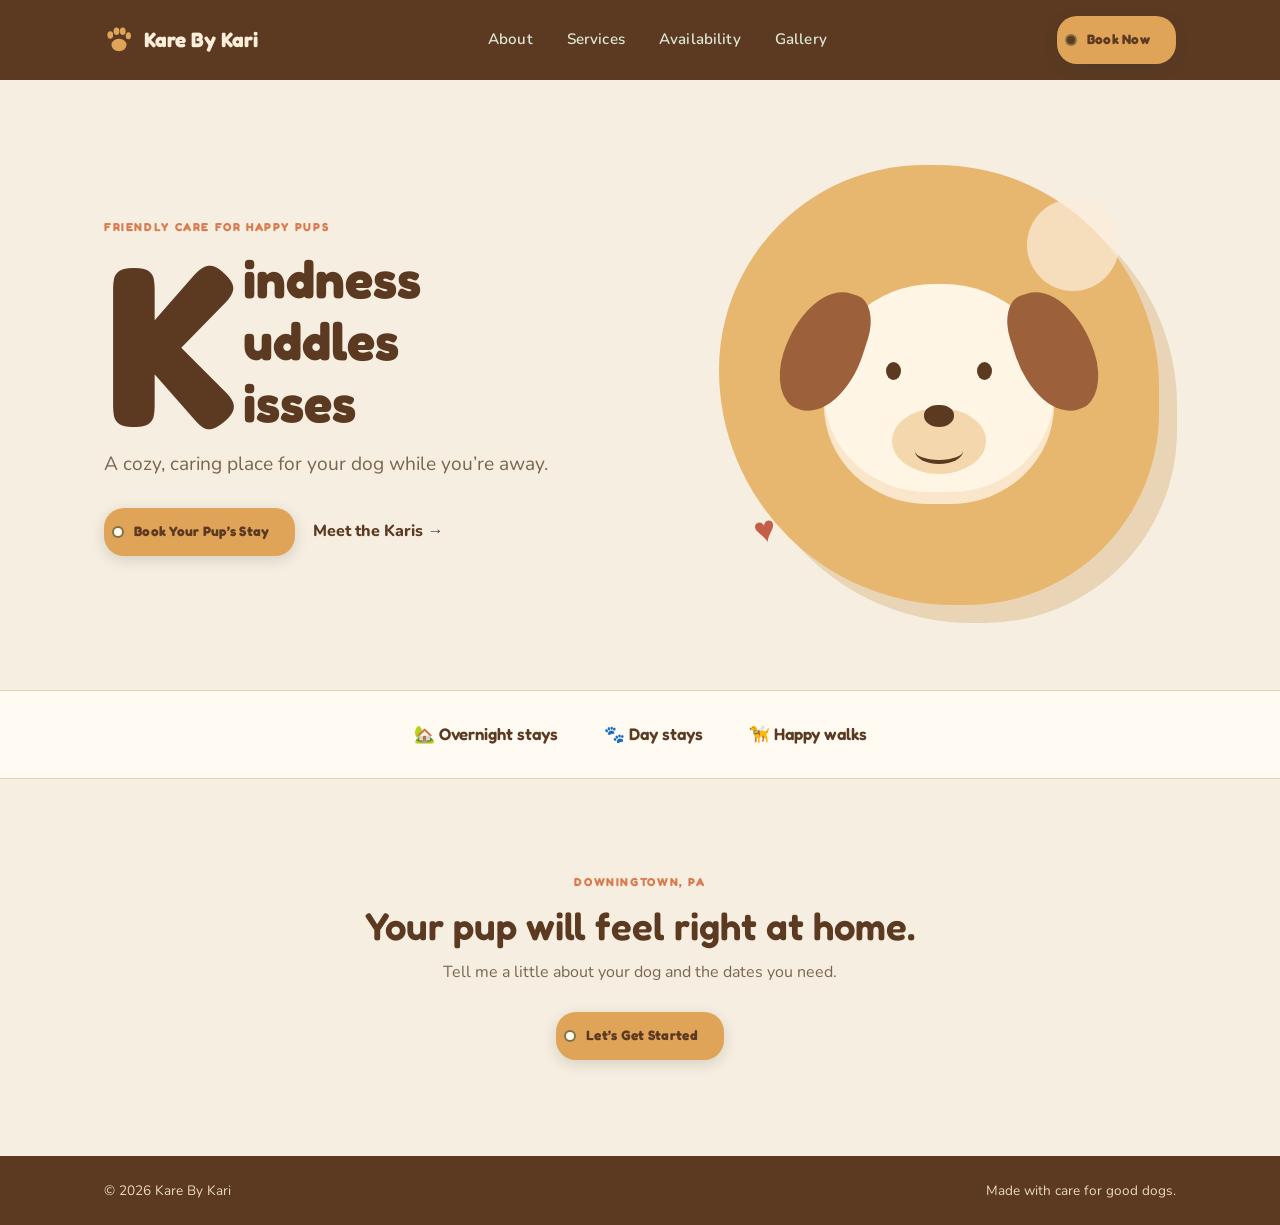
<file: index.html>
<!DOCTYPE html>
<html lang="en">
<head>
<meta charset="UTF-8">
<meta name="viewport" content="width=device-width, initial-scale=1.0">
<title>Kare By Kari — Loving Dog Care</title>
<meta name="description" content="Friendly, one-on-one dog care in Downingtown, PA.">
<link rel="stylesheet" href="assets/style.css">
</head>
<body>

<header class="site-header">
  <nav class="nav">
    <a href="index.html" class="brand">
      <svg viewBox="0 0 24 24" fill="currentColor" aria-hidden="true"><ellipse cx="12" cy="16" rx="6" ry="5"/><ellipse cx="5" cy="8" rx="2.3" ry="3"/><ellipse cx="10" cy="5" rx="2.3" ry="3"/><ellipse cx="15" cy="5" rx="2.3" ry="3"/><ellipse cx="19.5" cy="8.5" rx="2.1" ry="2.8"/></svg>
      Kare By Kari
    </a>
    <ul class="nav-links">
      <li><a href="about.html">About</a></li>
      <li><a href="pricing.html">Services</a></li>
      <li><a href="availability.html">Availability</a></li>
      <li><a href="gallery.html">Gallery</a></li>
    </ul>
    <div class="nav-cta">
      <a href="book.html" class="btn-tag on-pine"><span class="btn-tag-text">Book Now</span></a>
      <button class="nav-toggle" aria-label="Toggle menu" aria-expanded="false">
        <svg viewBox="0 0 24 24" fill="none" stroke="currentColor" stroke-width="2" aria-hidden="true"><path d="M3 6h18M3 12h18M3 18h18"/></svg>
      </button>
    </div>
  </nav>
</header>

<main class="simple-home">
  <section class="simple-hero wrap">
    <div class="simple-hero-copy">
      <span class="eyebrow">Friendly care for happy pups</span>
      <h1 class="kare-values" aria-label="Kindness, cuddles, and kisses">
        <span class="kare-values-letter" aria-hidden="true">K</span>
        <span class="kare-values-words">
          <span>indness</span>
          <span>uddles</span>
          <span>isses</span>
        </span>
      </h1>
      <p class="lede">A cozy, caring place for your dog while you’re away.</p>
      <div class="hero-actions">
        <a href="book.html" class="btn-tag">Book Your Pup’s Stay</a>
        <a href="about.html" class="simple-link">Meet the Karis <span aria-hidden="true">→</span></a>
      </div>
    </div>

    <div class="happy-dog-art" aria-label="A happy dog waiting to welcome your pup" role="img">
      <div class="sun-spot"></div>
      <div class="dog-face">
        <span class="dog-ear dog-ear--left"></span>
        <span class="dog-ear dog-ear--right"></span>
        <span class="dog-eye dog-eye--left"></span>
        <span class="dog-eye dog-eye--right"></span>
        <span class="dog-muzzle"></span>
        <span class="dog-nose"></span>
        <span class="dog-smile"></span>
      </div>
      <span class="little-heart">♥</span>
    </div>
  </section>

  <section class="simple-services" aria-label="Services">
    <div class="wrap service-pills">
      <span>🏡 Overnight stays</span>
      <span>🐾 Day stays</span>
      <span>🦮 Happy walks</span>
    </div>
  </section>

  <section class="simple-cta wrap">
    <span class="eyebrow">Downingtown, PA</span>
    <h2>Your pup will feel right at home.</h2>
    <p>Tell me a little about your dog and the dates you need.</p>
    <a href="book.html" class="btn-tag">Let’s Get Started</a>
  </section>
</main>

<footer class="simple-footer">
  <div class="wrap">
    <span>© <span data-year></span> Kare By Kari</span>
    <span>Made with care for good dogs.</span>
  </div>
</footer>

<script src="assets/main.js"></script>
</body>
</html>
</file>
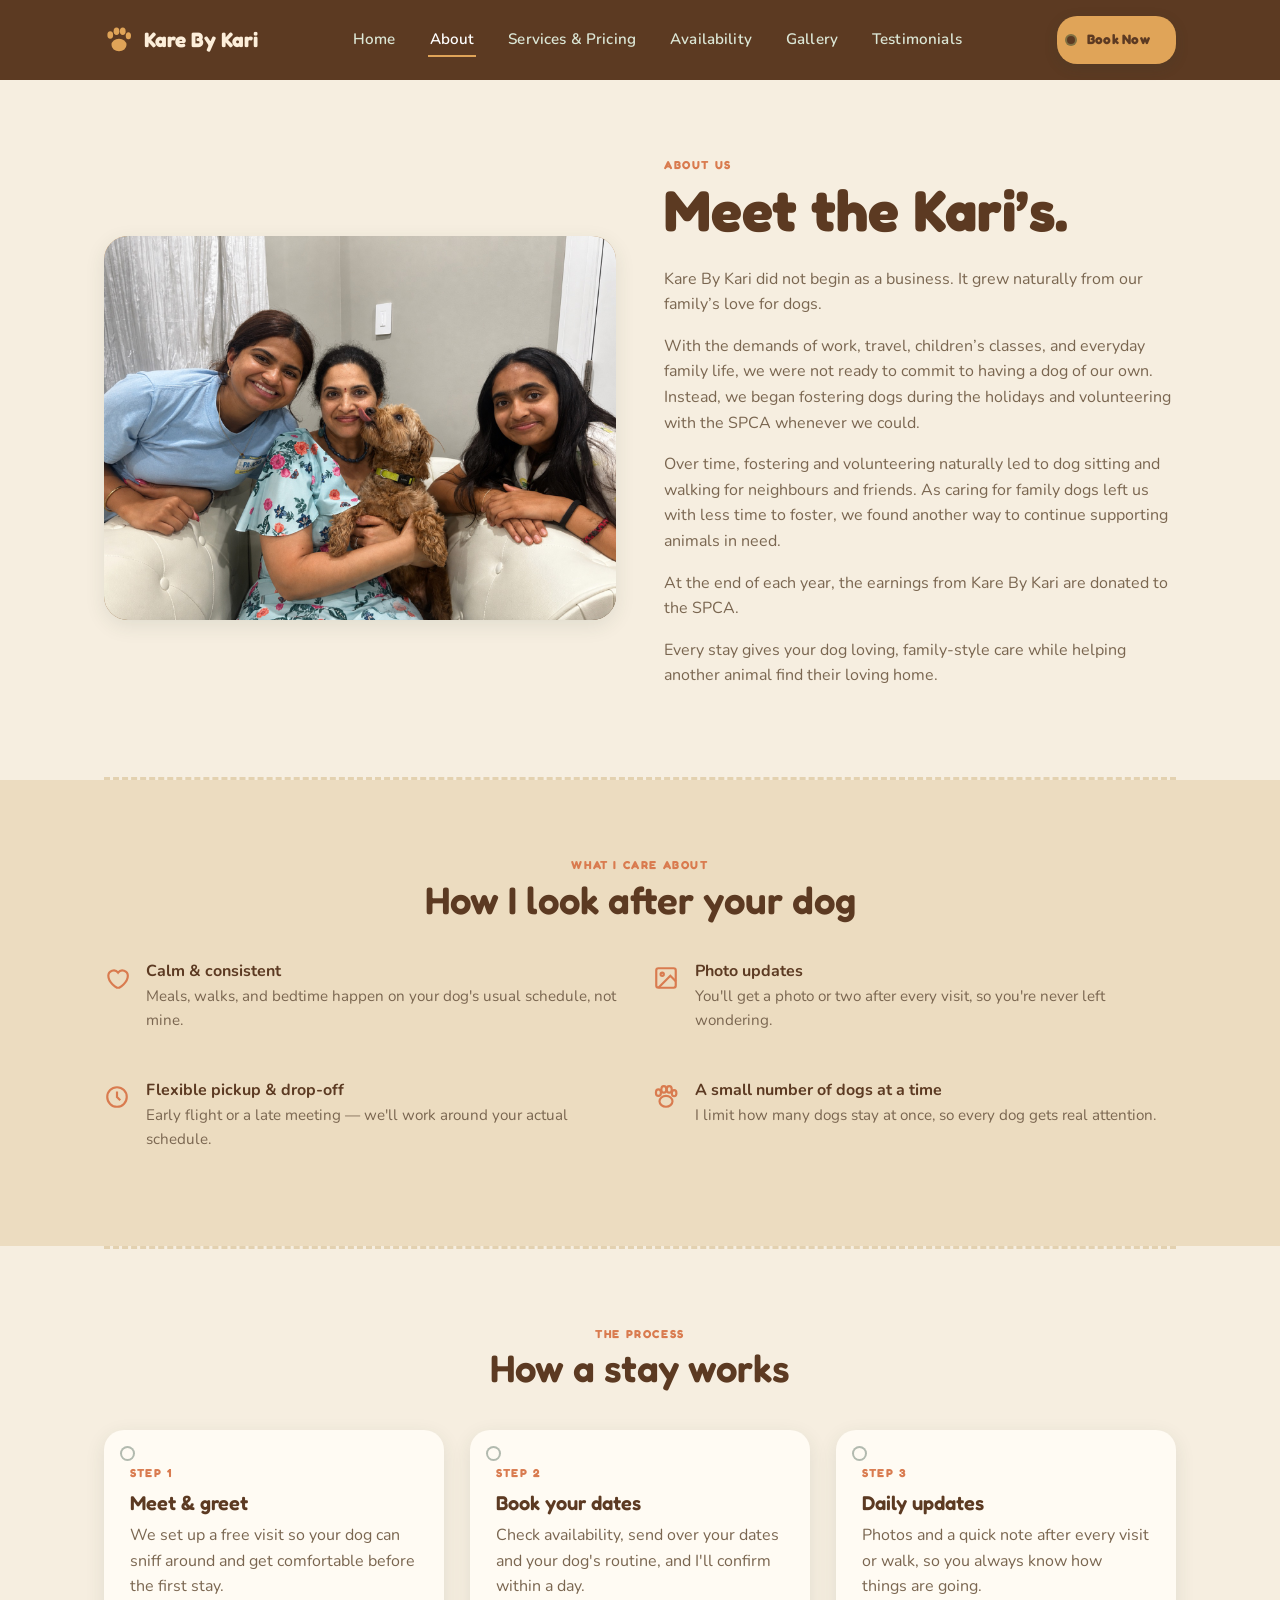
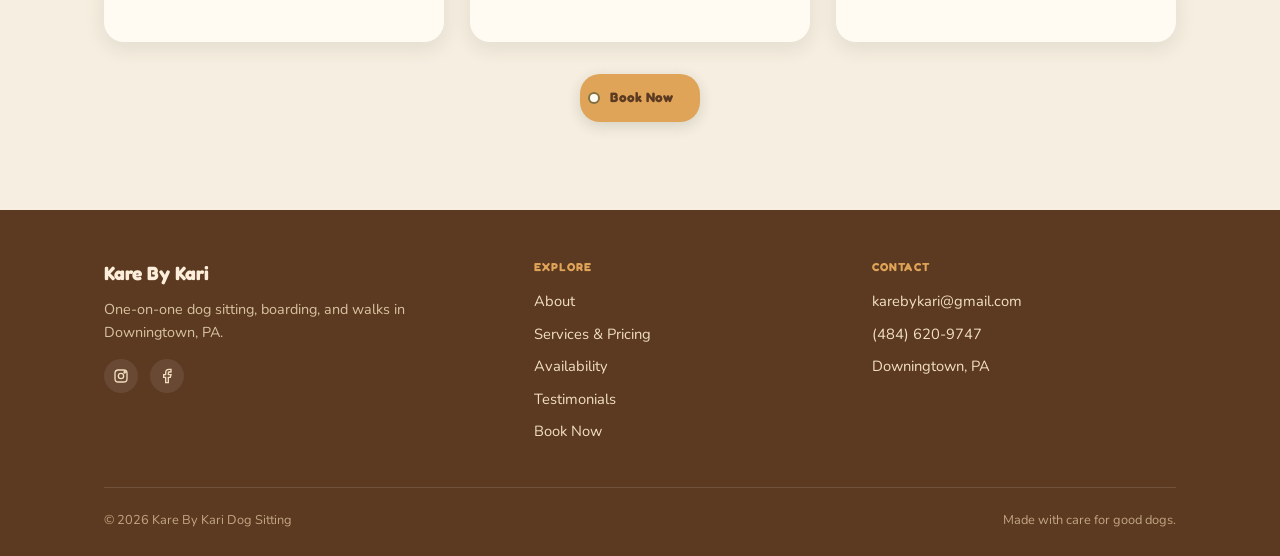
<file: about.html>
<!DOCTYPE html>
<html lang="en">
<head>
<meta charset="UTF-8">
<meta name="viewport" content="width=device-width, initial-scale=1.0">
<title>About — Kare By Kari</title>
<meta name="description" content="Meet the Karis behind Kare By Kari dog sitting in Downingtown, PA.">
<link rel="stylesheet" href="assets/style.css">
</head>
<body>

<header class="site-header">
  <nav class="nav">
    <a href="index.html" class="brand">
      <svg viewBox="0 0 24 24" fill="currentColor"><ellipse cx="12" cy="16" rx="6" ry="5"/><ellipse cx="5" cy="8" rx="2.3" ry="3"/><ellipse cx="10" cy="5" rx="2.3" ry="3"/><ellipse cx="15" cy="5" rx="2.3" ry="3"/><ellipse cx="19.5" cy="8.5" rx="2.1" ry="2.8"/></svg>
      Kare By Kari
    </a>
    <ul class="nav-links">
      <li><a href="index.html">Home</a></li>
      <li><a href="about.html" aria-current="page">About</a></li>
      <li><a href="pricing.html">Services &amp; Pricing</a></li>
      <li><a href="availability.html">Availability</a></li>
      <li><a href="gallery.html">Gallery</a></li>
      <li><a href="testimonials.html">Testimonials</a></li>
    </ul>
    <div class="nav-cta">
      <a href="book.html" class="btn-tag on-pine"><span class="btn-tag-text">Book Now</span></a>
      <button class="nav-toggle" aria-label="Toggle menu" aria-expanded="false">
        <svg viewBox="0 0 24 24" fill="none" stroke="currentColor" stroke-width="2"><path d="M3 6h18M3 12h18M3 18h18"/></svg>
      </button>
    </div>
  </nav>
</header>

<main>

  <section class="section">
    <div class="wrap about-hero">
      <div class="about-photo">
        <img src="assets/about-karis.jpg" alt="The Karis sharing a happy moment together with a dog">
      </div>
      <div>
        <span class="eyebrow">About Us</span>
        <h1>Meet the Kari’s.</h1>
        <p>Kare By Kari did not begin as a business. It grew naturally from our family’s love for dogs.</p>
        <p>With the demands of work, travel, children’s classes, and everyday family life, we were not ready to commit to having a dog of our own. Instead, we began fostering dogs during the holidays and volunteering with the SPCA whenever we could.</p>
        <p>Over time, fostering and volunteering naturally led to dog sitting and walking for neighbours and friends. As caring for family dogs left us with less time to foster, we found another way to continue supporting animals in need.</p>
        <p>At the end of each year, the earnings from Kare By Kari are donated to the SPCA.</p>
        <p>Every stay gives your dog loving, family-style care while helping another animal find their loving home.</p>
      </div>
    </div>
  </section>

  <div class="wrap"><hr class="leash"></div>

  <section class="section section--band">
    <div class="wrap">
      <div class="section-head">
        <span class="eyebrow">What I Care About</span>
        <h2>How I look after your dog</h2>
      </div>
      <div class="grid grid--2">
        <div class="value-row">
          <svg viewBox="0 0 24 24" fill="none" stroke="currentColor" stroke-width="2"><path d="M12 21s-8-4.5-8-11a5 5 0 0 1 9-3 5 5 0 0 1 9 3c0 6.5-8 11-8 11z"/></svg>
          <div>
            <h4>Calm &amp; consistent</h4>
            <p>Meals, walks, and bedtime happen on your dog's usual schedule, not mine.</p>
          </div>
        </div>
        <div class="value-row">
          <svg viewBox="0 0 24 24" fill="none" stroke="currentColor" stroke-width="2"><rect x="3" y="3" width="18" height="18" rx="2"/><circle cx="8.5" cy="8.5" r="1.5"/><path d="M21 15l-5-5L5 21"/></svg>
          <div>
            <h4>Photo updates</h4>
            <p>You'll get a photo or two after every visit, so you're never left wondering.</p>
          </div>
        </div>
        <div class="value-row">
          <svg viewBox="0 0 24 24" fill="none" stroke="currentColor" stroke-width="2"><circle cx="12" cy="12" r="9"/><path d="M12 7v5l3 3"/></svg>
          <div>
            <h4>Flexible pickup &amp; drop-off</h4>
            <p>Early flight or a late meeting — we'll work around your actual schedule.</p>
          </div>
        </div>
        <div class="value-row">
          <svg viewBox="0 0 24 24" fill="none" stroke="currentColor" stroke-width="2"><ellipse cx="12" cy="16" rx="6" ry="5"/><ellipse cx="5" cy="8" rx="2.3" ry="3"/><ellipse cx="10" cy="5" rx="2.3" ry="3"/><ellipse cx="15" cy="5" rx="2.3" ry="3"/><ellipse cx="19.5" cy="8.5" rx="2.1" ry="2.8"/></svg>
          <div>
            <h4>A small number of dogs at a time</h4>
            <p>I limit how many dogs stay at once, so every dog gets real attention.</p>
          </div>
        </div>
      </div>
    </div>
  </section>

  <div class="wrap"><hr class="leash"></div>

  <section class="section">
    <div class="wrap">
      <div class="section-head">
        <span class="eyebrow">The Process</span>
        <h2>How a stay works</h2>
      </div>
      <div class="grid grid--3">
        <div class="card">
          <span class="eyebrow">Step 1</span>
          <h3>Meet &amp; greet</h3>
          <p>We set up a free visit so your dog can sniff around and get comfortable before the first stay.</p>
        </div>
        <div class="card">
          <span class="eyebrow">Step 2</span>
          <h3>Book your dates</h3>
          <p>Check availability, send over your dates and your dog's routine, and I'll confirm within a day.</p>
        </div>
        <div class="card">
          <span class="eyebrow">Step 3</span>
          <h3>Daily updates</h3>
          <p>Photos and a quick note after every visit or walk, so you always know how things are going.</p>
        </div>
      </div>
      <p style="text-align:center; margin-top:32px;"><a href="book.html" class="btn-tag">Book Now</a></p>
    </div>
  </section>

</main>

<footer class="site-footer">
  <div class="wrap">
    <div class="footer-grid">
      <div>
        <div class="footer-brand">Kare By Kari</div>
        <p style="color:#D8C3A0; font-size:0.9rem; max-width:34ch;">One-on-one dog sitting, boarding, and walks in Downingtown, PA.</p>
        <div class="social-row">
          <a href="#" aria-label="Instagram"><svg viewBox="0 0 24 24" fill="none" stroke="currentColor" stroke-width="2"><rect x="3" y="3" width="18" height="18" rx="5"/><circle cx="12" cy="12" r="4"/><circle cx="17.5" cy="6.5" r="1"/></svg></a>
          <a href="#" aria-label="Facebook"><svg viewBox="0 0 24 24" fill="none" stroke="currentColor" stroke-width="2"><path d="M18 2h-3a5 5 0 0 0-5 5v3H7v4h3v8h4v-8h3l1-4h-4V7a1 1 0 0 1 1-1h3z"/></svg></a>
        </div>
      </div>
      <div>
        <h5>Explore</h5>
        <ul>
          <li><a href="about.html">About</a></li>
          <li><a href="pricing.html">Services &amp; Pricing</a></li>
          <li><a href="availability.html">Availability</a></li>
          <li><a href="testimonials.html">Testimonials</a></li>
          <li><a href="book.html">Book Now</a></li>
        </ul>
      </div>
      <div>
        <h5>Contact</h5>
        <ul>
          <li><a href="mailto:karebykari@gmail.com">karebykari@gmail.com</a></li>
          <li><a href="tel:+14846209747">(484) 620-9747</a></li>
          <li>Downingtown, PA</li>
        </ul>
      </div>
    </div>
    <div class="footer-bottom">
      <span>© <span data-year></span> Kare By Kari Dog Sitting</span>
      <span>Made with care for good dogs.</span>
    </div>
  </div>
</footer>

<script src="assets/main.js"></script>
</body>
</html>
</file>
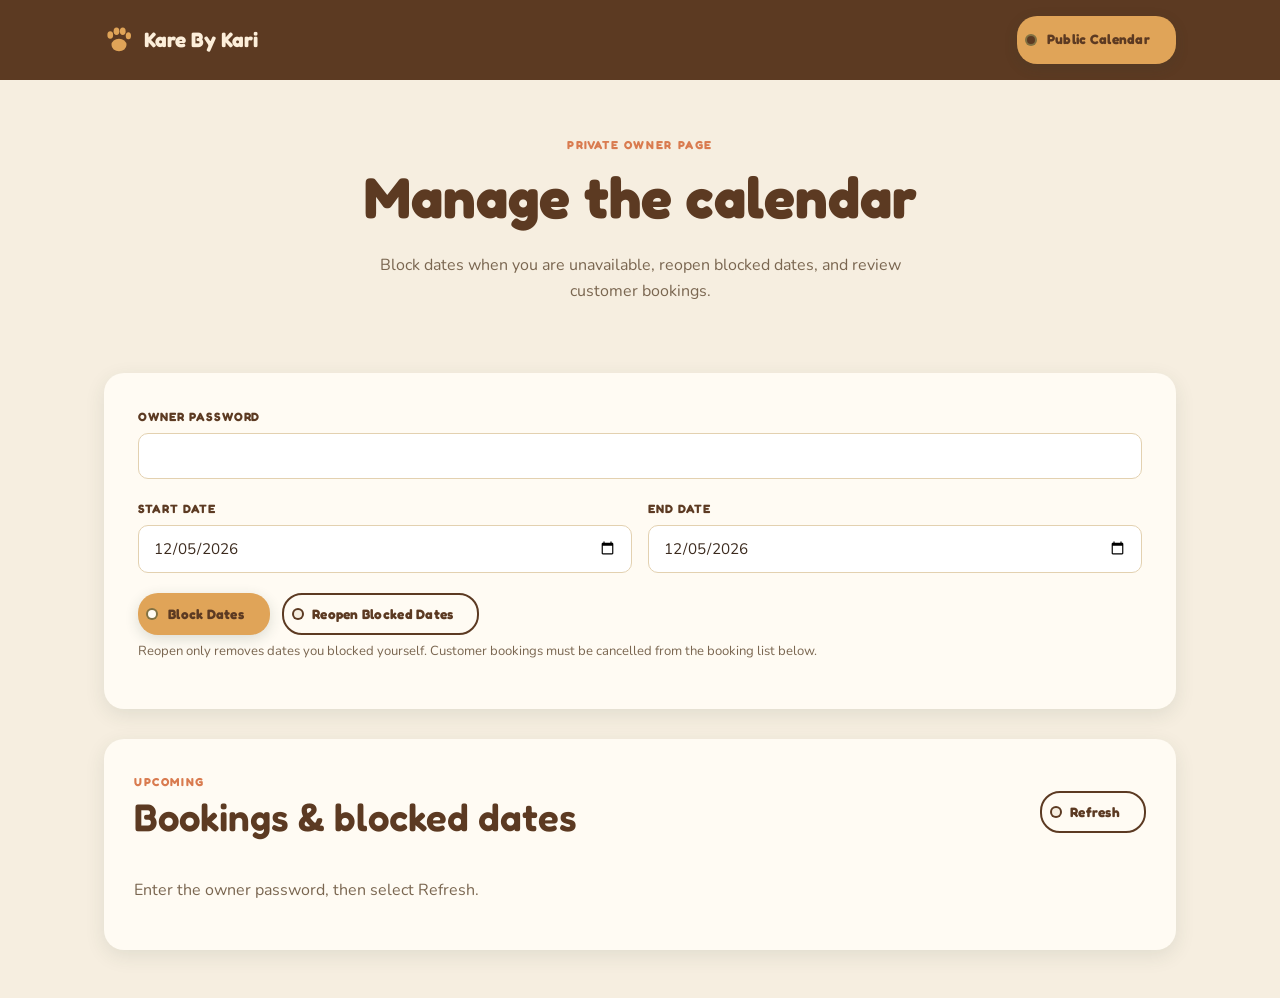
<file: admin.html>
<!DOCTYPE html>
<html lang="en">
<head>
<meta charset="UTF-8">
<meta name="viewport" content="width=device-width, initial-scale=1.0">
<meta name="robots" content="noindex, nofollow">
<title>Owner Calendar — Kare By Kari</title>
<link rel="stylesheet" href="assets/style.css">
</head>
<body>

<header class="site-header">
  <nav class="nav">
    <a href="index.html" class="brand">
      <svg viewBox="0 0 24 24" fill="currentColor"><ellipse cx="12" cy="16" rx="6" ry="5"/><ellipse cx="5" cy="8" rx="2.3" ry="3"/><ellipse cx="10" cy="5" rx="2.3" ry="3"/><ellipse cx="15" cy="5" rx="2.3" ry="3"/><ellipse cx="19.5" cy="8.5" rx="2.1" ry="2.8"/></svg>
      Kare By Kari
    </a>
    <a href="availability.html" class="btn-tag on-pine">Public Calendar</a>
  </nav>
</header>

<main>
  <div class="wrap page-intro">
    <span class="eyebrow">Private Owner Page</span>
    <h1>Manage the calendar</h1>
    <p style="max-width:56ch; margin:0 auto;">Block dates when you are unavailable, reopen blocked dates, and review customer bookings.</p>
  </div>

  <section class="section--tight">
    <div class="wrap admin-shell">
      <div class="form-card">
        <div class="field">
          <label for="adminKey">Owner password</label>
          <input type="password" id="adminKey" autocomplete="current-password" data-admin-key>
        </div>

        <div class="field-row">
          <div class="field">
            <label for="adminStartDate">Start date</label>
            <input type="date" id="adminStartDate" data-admin-start>
          </div>
          <div class="field">
            <label for="adminEndDate">End date</label>
            <input type="date" id="adminEndDate" data-admin-end>
          </div>
        </div>

        <div class="admin-actions">
          <button type="button" class="btn-tag" data-admin-block>Block Dates</button>
          <button type="button" class="btn-tag ghost" data-admin-unblock>Reopen Blocked Dates</button>
        </div>
        <p class="form-note">Reopen only removes dates you blocked yourself. Customer bookings must be cancelled from the booking list below.</p>
        <div class="admin-message" data-admin-message role="status" aria-live="polite"></div>
      </div>

      <div class="admin-list-card">
        <div class="admin-list-head">
          <div>
            <span class="eyebrow">Upcoming</span>
            <h2>Bookings &amp; blocked dates</h2>
          </div>
          <button type="button" class="btn-tag ghost" data-admin-refresh>Refresh</button>
        </div>
        <div data-admin-schedule>
          <p>Enter the owner password, then select Refresh.</p>
        </div>
      </div>
    </div>
  </section>
</main>

<script src="assets/main.js"></script>
</body>
</html>
</file>
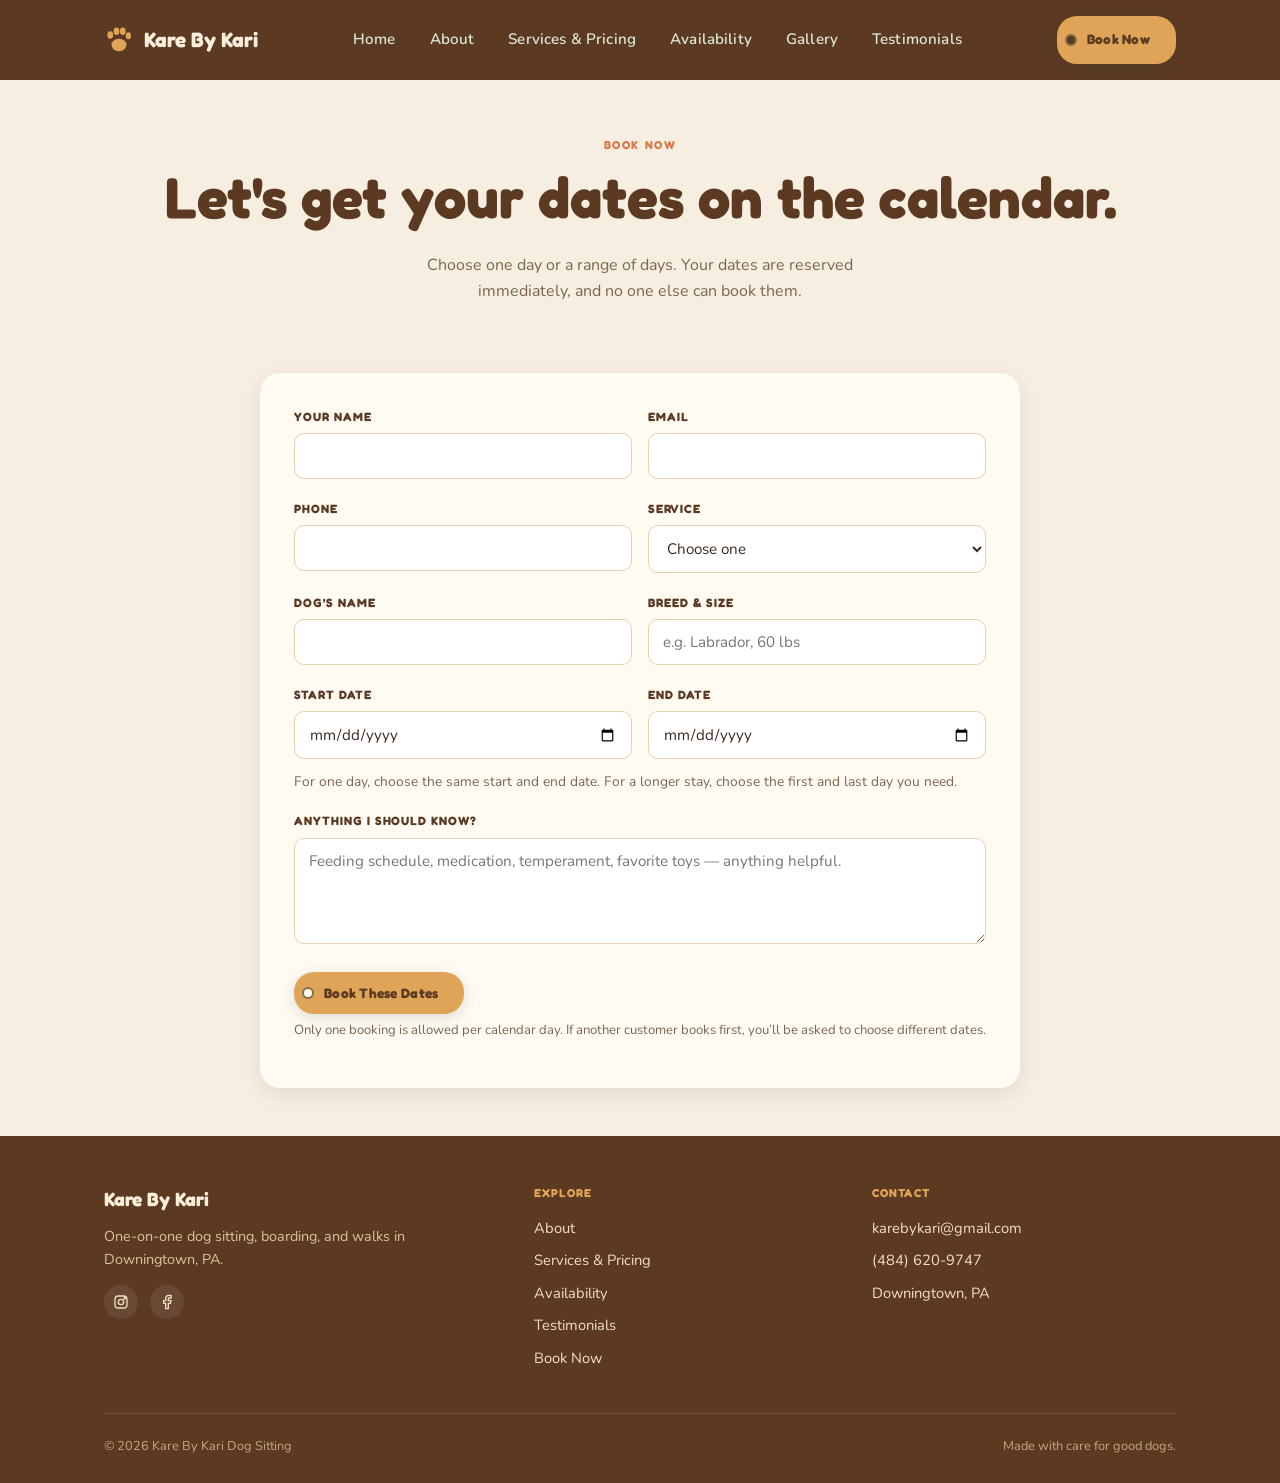
<file: book.html>
<!DOCTYPE html>
<html lang="en">
<head>
<meta charset="UTF-8">
<meta name="viewport" content="width=device-width, initial-scale=1.0">
<title>Book Now — Kare By Kari</title>
<meta name="description" content="Request dog boarding, a day stay, or a walk at Kare By Kari.">
<link rel="stylesheet" href="assets/style.css">
</head>
<body>

<header class="site-header">
  <nav class="nav">
    <a href="index.html" class="brand">
      <svg viewBox="0 0 24 24" fill="currentColor"><ellipse cx="12" cy="16" rx="6" ry="5"/><ellipse cx="5" cy="8" rx="2.3" ry="3"/><ellipse cx="10" cy="5" rx="2.3" ry="3"/><ellipse cx="15" cy="5" rx="2.3" ry="3"/><ellipse cx="19.5" cy="8.5" rx="2.1" ry="2.8"/></svg>
      Kare By Kari
    </a>
    <ul class="nav-links">
      <li><a href="index.html">Home</a></li>
      <li><a href="about.html">About</a></li>
      <li><a href="pricing.html">Services &amp; Pricing</a></li>
      <li><a href="availability.html">Availability</a></li>
      <li><a href="gallery.html">Gallery</a></li>
      <li><a href="testimonials.html">Testimonials</a></li>
    </ul>
    <div class="nav-cta">
      <a href="book.html" class="btn-tag on-pine" aria-current="page"><span class="btn-tag-text">Book Now</span></a>
      <button class="nav-toggle" aria-label="Toggle menu" aria-expanded="false">
        <svg viewBox="0 0 24 24" fill="none" stroke="currentColor" stroke-width="2"><path d="M3 6h18M3 12h18M3 18h18"/></svg>
      </button>
    </div>
  </nav>
</header>

<main>

  <div class="wrap page-intro">
    <span class="eyebrow">Book Now</span>
    <h1>Let's get your dates on the calendar.</h1>
    <p style="max-width:52ch; margin:0 auto;">Choose one day or a range of days. Your dates are reserved immediately, and no one else can book them.</p>
  </div>

  <section class="section--tight">
    <div class="wrap book-shell">

      <div class="form-card">
        <form data-booking-form>
          <div class="field-row">
            <div class="field">
              <label for="ownerName">Your name</label>
              <input type="text" id="ownerName" name="ownerName" required>
            </div>
            <div class="field">
              <label for="email">Email</label>
              <input type="email" id="email" name="email" required>
            </div>
          </div>

          <div class="field-row">
            <div class="field">
              <label for="phone">Phone</label>
              <input type="tel" id="phone" name="phone">
            </div>
            <div class="field">
              <label for="service">Service</label>
              <select id="service" name="service" required>
                <option value="">Choose one</option>
                <option>Overnight Boarding</option>
                <option>Day Stay</option>
                <option>Dog Walking</option>
              </select>
            </div>
          </div>

          <div class="field-row">
            <div class="field">
              <label for="dogName">Dog's name</label>
              <input type="text" id="dogName" name="dogName" required>
            </div>
            <div class="field">
              <label for="dogBreed">Breed &amp; size</label>
              <input type="text" id="dogBreed" name="dogBreed" placeholder="e.g. Labrador, 60 lbs">
            </div>
          </div>

          <div class="field-row">
            <div class="field">
              <label for="startDate">Start date</label>
              <input type="date" id="startDate" name="startDate" required>
            </div>
            <div class="field">
              <label for="endDate">End date</label>
              <input type="date" id="endDate" name="endDate" required>
            </div>
          </div>
          <p class="date-help">For one day, choose the same start and end date. For a longer stay, choose the first and last day you need.</p>
          <div class="form-error" data-booking-error role="alert"></div>

          <div class="field">
            <label for="notes">Anything I should know?</label>
            <textarea id="notes" name="notes" rows="4" placeholder="Feeding schedule, medication, temperament, favorite toys — anything helpful."></textarea>
          </div>

          <button type="submit" class="btn-tag" data-booking-submit>Book These Dates</button>
          <p class="form-note">Only one booking is allowed per calendar day. If another customer books first, you’ll be asked to choose different dates.</p>

          <div class="form-success" data-booking-success>
            Your dates are booked! We’ll contact you using the information above if we need any additional details.
          </div>
        </form>
      </div>
    </div>
  </section>

</main>

<footer class="site-footer">
  <div class="wrap">
    <div class="footer-grid">
      <div>
        <div class="footer-brand">Kare By Kari</div>
        <p style="color:#D8C3A0; font-size:0.9rem; max-width:34ch;">One-on-one dog sitting, boarding, and walks in Downingtown, PA.</p>
        <div class="social-row">
          <a href="#" aria-label="Instagram"><svg viewBox="0 0 24 24" fill="none" stroke="currentColor" stroke-width="2"><rect x="3" y="3" width="18" height="18" rx="5"/><circle cx="12" cy="12" r="4"/><circle cx="17.5" cy="6.5" r="1"/></svg></a>
          <a href="#" aria-label="Facebook"><svg viewBox="0 0 24 24" fill="none" stroke="currentColor" stroke-width="2"><path d="M18 2h-3a5 5 0 0 0-5 5v3H7v4h3v8h4v-8h3l1-4h-4V7a1 1 0 0 1 1-1h3z"/></svg></a>
        </div>
      </div>
      <div>
        <h5>Explore</h5>
        <ul>
          <li><a href="about.html">About</a></li>
          <li><a href="pricing.html">Services &amp; Pricing</a></li>
          <li><a href="availability.html">Availability</a></li>
          <li><a href="testimonials.html">Testimonials</a></li>
          <li><a href="book.html">Book Now</a></li>
        </ul>
      </div>
      <div>
        <h5>Contact</h5>
        <ul>
          <li><a href="mailto:karebykari@gmail.com">karebykari@gmail.com</a></li>
          <li><a href="tel:+14846209747">(484) 620-9747</a></li>
          <li>Downingtown, PA</li>
        </ul>
      </div>
    </div>
    <div class="footer-bottom">
      <span>© <span data-year></span> Kare By Kari Dog Sitting</span>
      <span>Made with care for good dogs.</span>
    </div>
  </div>
</footer>

<script src="assets/main.js"></script>
</body>
</html>
</file>
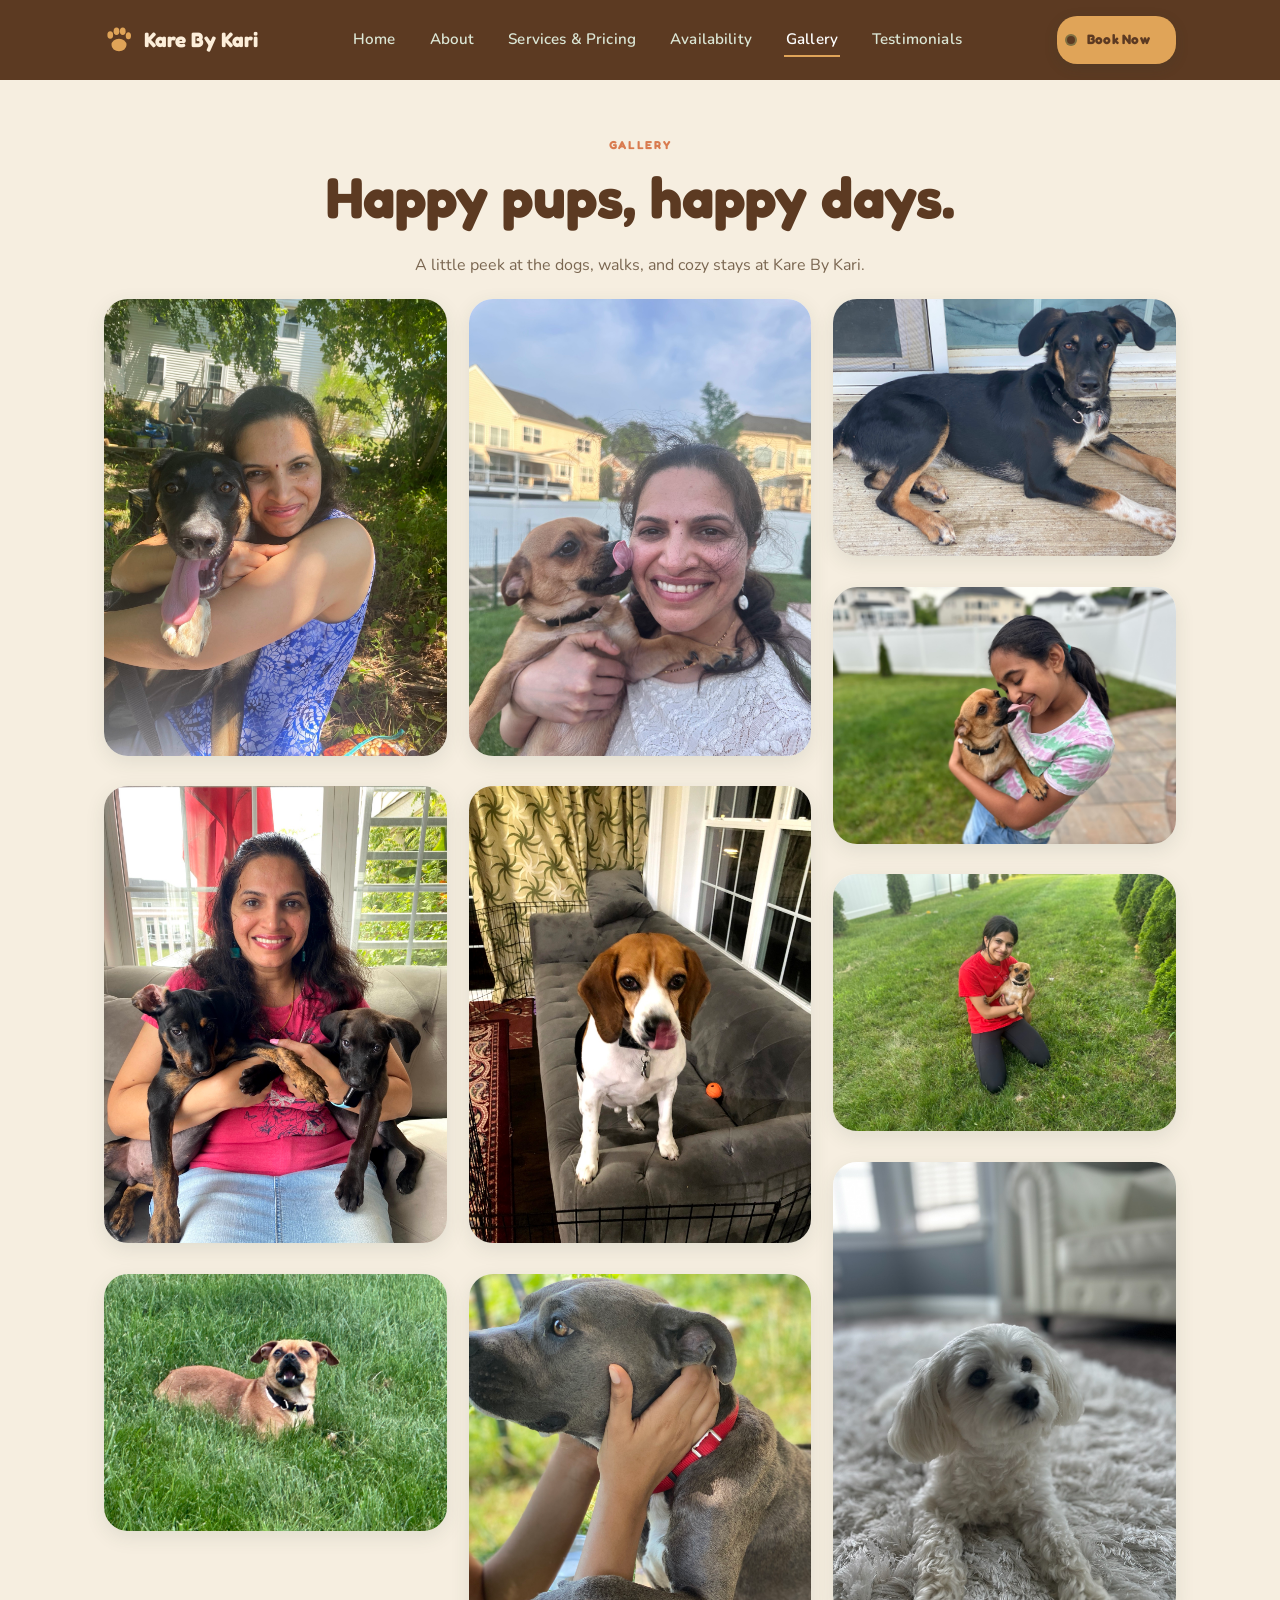
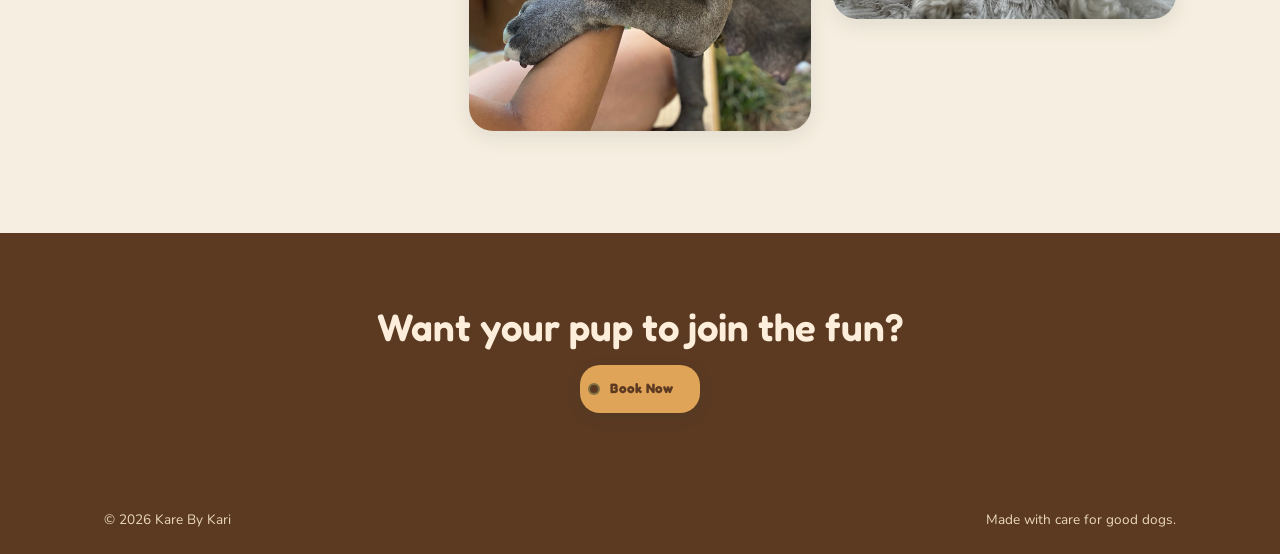
<file: gallery.html>
<!DOCTYPE html>
<html lang="en">
<head>
<meta charset="UTF-8">
<meta name="viewport" content="width=device-width, initial-scale=1.0">
<title>Gallery — Kare By Kari</title>
<meta name="description" content="Happy pups cared for by Kare By Kari in Downingtown, PA.">
<link rel="stylesheet" href="assets/style.css">
</head>
<body>

<header class="site-header">
  <nav class="nav">
    <a href="index.html" class="brand">
      <svg viewBox="0 0 24 24" fill="currentColor" aria-hidden="true"><ellipse cx="12" cy="16" rx="6" ry="5"/><ellipse cx="5" cy="8" rx="2.3" ry="3"/><ellipse cx="10" cy="5" rx="2.3" ry="3"/><ellipse cx="15" cy="5" rx="2.3" ry="3"/><ellipse cx="19.5" cy="8.5" rx="2.1" ry="2.8"/></svg>
      Kare By Kari
    </a>
    <ul class="nav-links">
      <li><a href="index.html">Home</a></li>
      <li><a href="about.html">About</a></li>
      <li><a href="pricing.html">Services &amp; Pricing</a></li>
      <li><a href="availability.html">Availability</a></li>
      <li><a href="gallery.html" aria-current="page">Gallery</a></li>
      <li><a href="testimonials.html">Testimonials</a></li>
    </ul>
    <div class="nav-cta">
      <a href="book.html" class="btn-tag on-pine"><span class="btn-tag-text">Book Now</span></a>
      <button class="nav-toggle" aria-label="Toggle menu" aria-expanded="false">
        <svg viewBox="0 0 24 24" fill="none" stroke="currentColor" stroke-width="2" aria-hidden="true"><path d="M3 6h18M3 12h18M3 18h18"/></svg>
      </button>
    </div>
  </nav>
</header>

<main>
  <div class="wrap page-intro">
    <span class="eyebrow">Gallery</span>
    <h1>Happy pups, happy days.</h1>
    <p style="max-width:48ch; margin:0 auto;">A little peek at the dogs, walks, and cozy stays at Kare By Kari.</p>
  </div>

  <section class="wrap gallery-grid">
    <figure class="gallery-photo">
      <img src="assets/gallery-1.jpg" alt="Swapna sharing a happy outdoor moment with a dog" loading="lazy">
    </figure>
    <figure class="gallery-photo">
      <img src="assets/gallery-2.jpg" alt="Swapna holding two puppies at home" loading="lazy">
    </figure>
    <figure class="gallery-photo">
      <img src="assets/gallery-3.jpg" alt="A small dog relaxing in the grass" loading="lazy">
    </figure>
    <figure class="gallery-photo">
      <img src="assets/gallery-4.jpg" alt="A dog giving Swapna a kiss outdoors" loading="lazy">
    </figure>
    <figure class="gallery-photo">
      <img src="assets/gallery-5.jpg" alt="A beagle sitting comfortably on the couch" loading="lazy">
    </figure>
    <figure class="gallery-photo">
      <img src="assets/gallery-6.jpg" alt="A gentle dog enjoying affection outdoors" loading="lazy">
    </figure>
    <figure class="gallery-photo">
      <img src="assets/gallery-7.jpg" alt="A black and tan dog relaxing by the patio door" loading="lazy">
    </figure>
    <figure class="gallery-photo">
      <img src="assets/gallery-8.jpg" alt="A happy dog sharing a kiss with one of the Karis" loading="lazy">
    </figure>
    <figure class="gallery-photo">
      <img src="assets/gallery-9.jpg" alt="One of the Karis holding a small dog in the yard" loading="lazy">
    </figure>
    <figure class="gallery-photo">
      <img src="assets/gallery-10.jpg" alt="A small white dog relaxing comfortably at home" loading="lazy">
    </figure>
  </section>

  <section class="section section--pine" style="text-align:center;">
    <div class="wrap">
      <h2>Want your pup to join the fun?</h2>
      <a href="book.html" class="btn-tag on-pine">Book Now</a>
    </div>
  </section>
</main>

<footer class="simple-footer">
  <div class="wrap">
    <span>© <span data-year></span> Kare By Kari</span>
    <span>Made with care for good dogs.</span>
  </div>
</footer>

<script src="assets/main.js"></script>
</body>
</html>
</file>
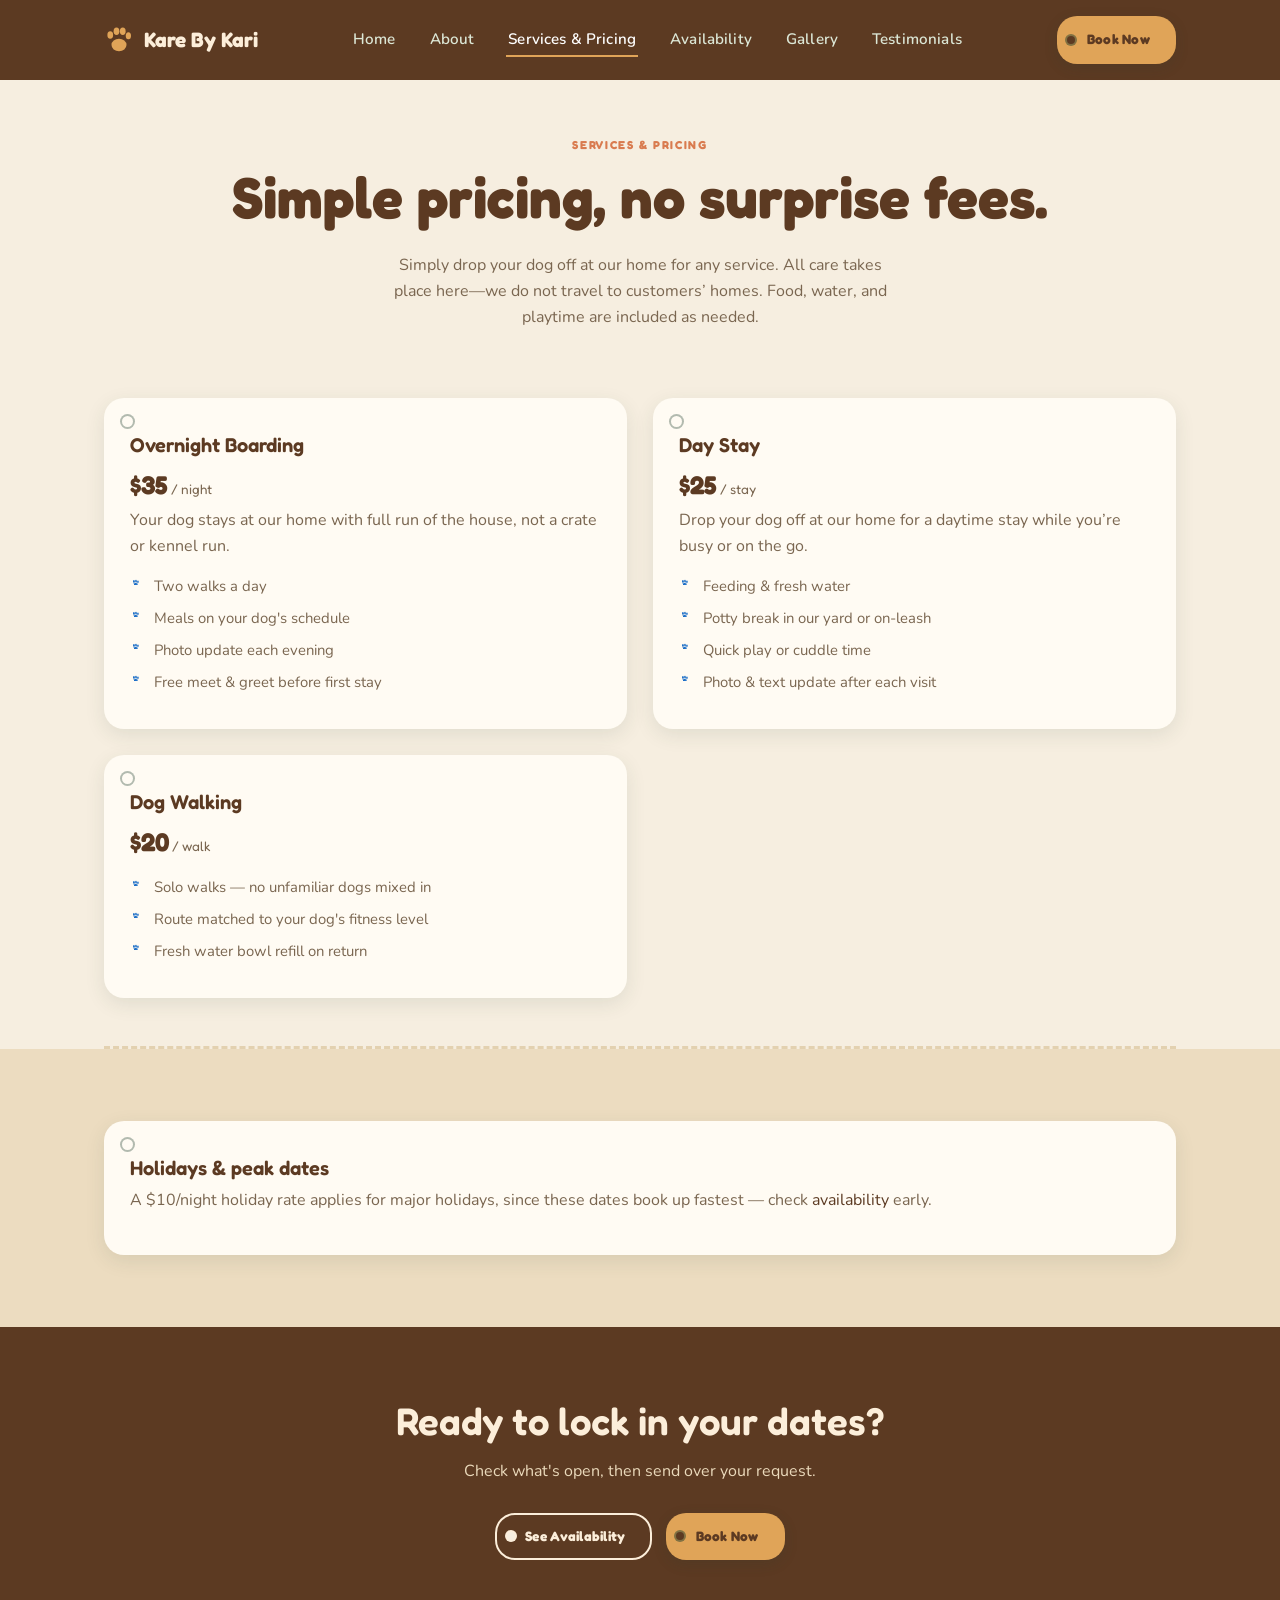
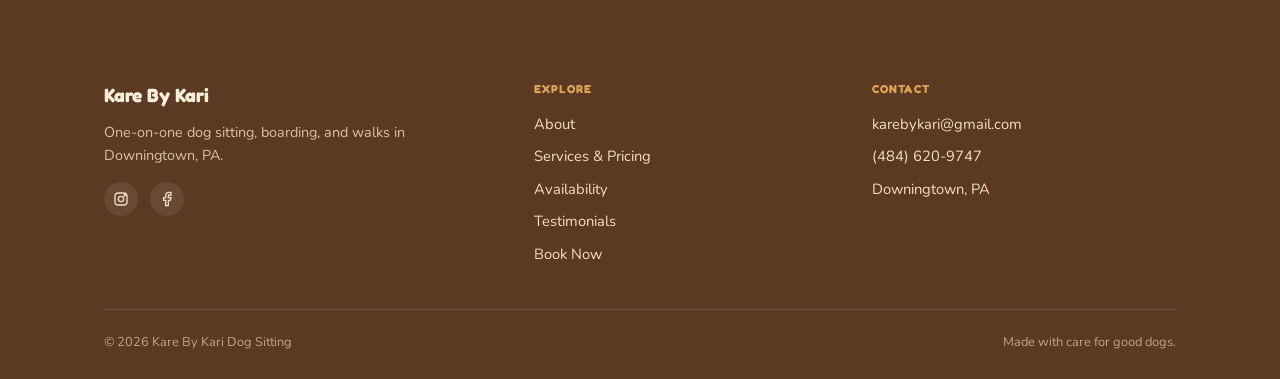
<file: pricing.html>
<!DOCTYPE html>
<html lang="en">
<head>
<meta charset="UTF-8">
<meta name="viewport" content="width=device-width, initial-scale=1.0">
<title>Services &amp; Pricing — Kare By Kari</title>
<meta name="description" content="At-home dog boarding, day stays, and walking pricing.">
<link rel="stylesheet" href="assets/style.css">
</head>
<body>

<header class="site-header">
  <nav class="nav">
    <a href="index.html" class="brand">
      <svg viewBox="0 0 24 24" fill="currentColor"><ellipse cx="12" cy="16" rx="6" ry="5"/><ellipse cx="5" cy="8" rx="2.3" ry="3"/><ellipse cx="10" cy="5" rx="2.3" ry="3"/><ellipse cx="15" cy="5" rx="2.3" ry="3"/><ellipse cx="19.5" cy="8.5" rx="2.1" ry="2.8"/></svg>
      Kare By Kari
    </a>
    <ul class="nav-links">
      <li><a href="index.html">Home</a></li>
      <li><a href="about.html">About</a></li>
      <li><a href="pricing.html" aria-current="page">Services &amp; Pricing</a></li>
      <li><a href="availability.html">Availability</a></li>
      <li><a href="gallery.html">Gallery</a></li>
      <li><a href="testimonials.html">Testimonials</a></li>
    </ul>
    <div class="nav-cta">
      <a href="book.html" class="btn-tag on-pine"><span class="btn-tag-text">Book Now</span></a>
      <button class="nav-toggle" aria-label="Toggle menu" aria-expanded="false">
        <svg viewBox="0 0 24 24" fill="none" stroke="currentColor" stroke-width="2"><path d="M3 6h18M3 12h18M3 18h18"/></svg>
      </button>
    </div>
  </nav>
</header>

<main>

  <div class="wrap page-intro">
    <span class="eyebrow">Services &amp; Pricing</span>
    <h1>Simple pricing, no surprise fees.</h1>
    <p style="max-width:52ch; margin:0 auto;">Simply drop your dog off at our home for any service. All care takes place here—we do not travel to customers’ homes. Food, water, and playtime are included as needed.</p>
  </div>

  <section class="section--tight">
    <div class="wrap grid grid--2">

      <div class="card service-card">
        <h3>Overnight Boarding</h3>
        <p class="price">$35<small> / night</small></p>
        <p>Your dog stays at our home with full run of the house, not a crate or kennel run.</p>
        <ul>
          <li class="paw-bullet">Two walks a day</li>
          <li class="paw-bullet">Meals on your dog's schedule</li>
          <li class="paw-bullet">Photo update each evening</li>
          <li class="paw-bullet">Free meet &amp; greet before first stay</li>
        </ul>
      </div>

      <div class="card service-card">
        <h3>Day Stay</h3>
        <p class="price">$25<small> / stay</small></p>
        <p>Drop your dog off at our home for a daytime stay while you’re busy or on the go.</p>
        <ul>
          <li class="paw-bullet">Feeding &amp; fresh water</li>
          <li class="paw-bullet">Potty break in our yard or on-leash</li>
          <li class="paw-bullet">Quick play or cuddle time</li>
          <li class="paw-bullet">Photo &amp; text update after each visit</li>
        </ul>
      </div>

      <div class="card service-card">
        <h3>Dog Walking</h3>
        <p class="price">$20<small> / walk</small></p>
        <ul>
          <li class="paw-bullet">Solo walks — no unfamiliar dogs mixed in</li>
          <li class="paw-bullet">Route matched to your dog's fitness level</li>
          <li class="paw-bullet">Fresh water bowl refill on return</li>
        </ul>
      </div>

    </div>
  </section>

  <div class="wrap"><hr class="leash"></div>

  <section class="section section--band">
    <div class="wrap">
      <div class="card">
        <h3>Holidays &amp; peak dates</h3>
        <p>A $10/night holiday rate applies for major holidays, since these dates book up fastest — check <a href="availability.html">availability</a> early.</p>
      </div>
    </div>
  </section>

  <section class="section section--pine" style="text-align:center;">
    <div class="wrap">
      <h2>Ready to lock in your dates?</h2>
      <p>Check what's open, then send over your request.</p>
      <div class="hero-actions" style="justify-content:center;">
        <a href="availability.html" class="btn-tag on-pine ghost">See Availability</a>
        <a href="book.html" class="btn-tag on-pine">Book Now</a>
      </div>
    </div>
  </section>

</main>

<footer class="site-footer">
  <div class="wrap">
    <div class="footer-grid">
      <div>
        <div class="footer-brand">Kare By Kari</div>
        <p style="color:#D8C3A0; font-size:0.9rem; max-width:34ch;">One-on-one dog sitting, boarding, and walks in Downingtown, PA.</p>
        <div class="social-row">
          <a href="#" aria-label="Instagram"><svg viewBox="0 0 24 24" fill="none" stroke="currentColor" stroke-width="2"><rect x="3" y="3" width="18" height="18" rx="5"/><circle cx="12" cy="12" r="4"/><circle cx="17.5" cy="6.5" r="1"/></svg></a>
          <a href="#" aria-label="Facebook"><svg viewBox="0 0 24 24" fill="none" stroke="currentColor" stroke-width="2"><path d="M18 2h-3a5 5 0 0 0-5 5v3H7v4h3v8h4v-8h3l1-4h-4V7a1 1 0 0 1 1-1h3z"/></svg></a>
        </div>
      </div>
      <div>
        <h5>Explore</h5>
        <ul>
          <li><a href="about.html">About</a></li>
          <li><a href="pricing.html">Services &amp; Pricing</a></li>
          <li><a href="availability.html">Availability</a></li>
          <li><a href="testimonials.html">Testimonials</a></li>
          <li><a href="book.html">Book Now</a></li>
        </ul>
      </div>
      <div>
        <h5>Contact</h5>
        <ul>
          <li><a href="mailto:karebykari@gmail.com">karebykari@gmail.com</a></li>
          <li><a href="tel:+14846209747">(484) 620-9747</a></li>
          <li>Downingtown, PA</li>
        </ul>
      </div>
    </div>
    <div class="footer-bottom">
      <span>© <span data-year></span> Kare By Kari Dog Sitting</span>
      <span>Made with care for good dogs.</span>
    </div>
  </div>
</footer>

<script src="assets/main.js"></script>
</body>
</html>
</file>
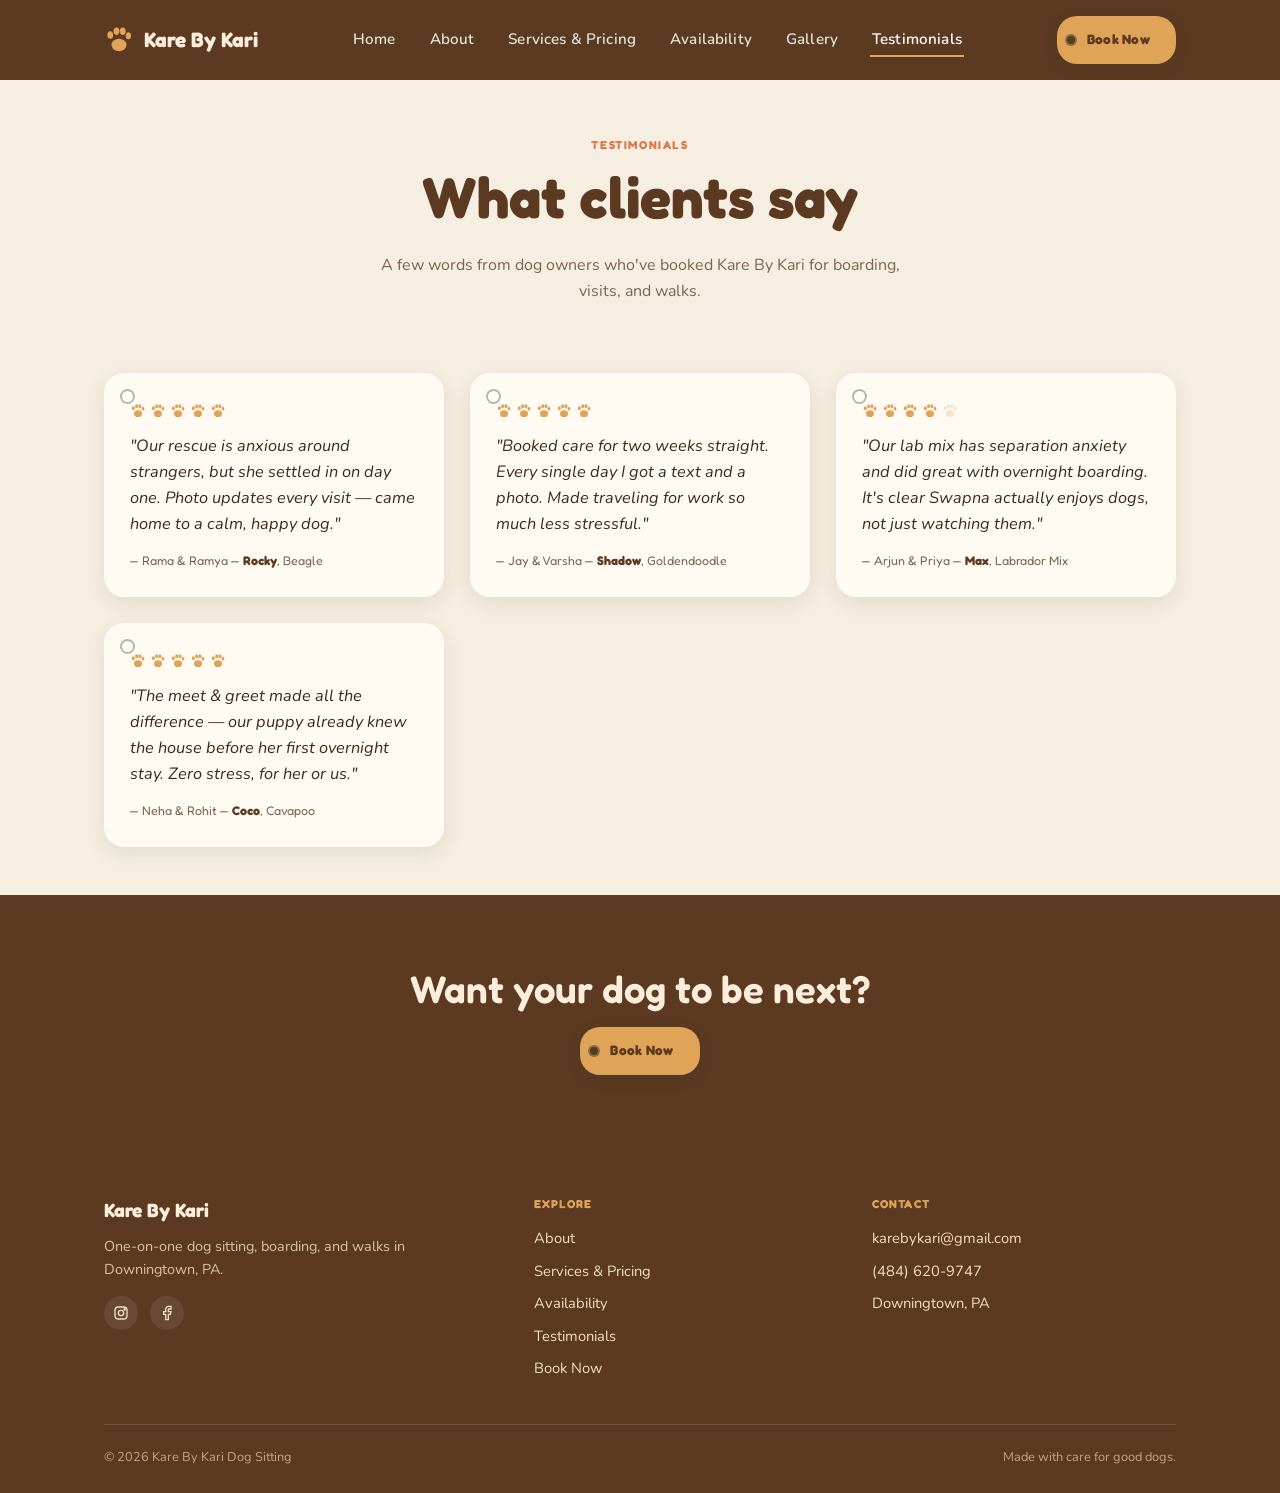
<file: testimonials.html>
<!DOCTYPE html>
<html lang="en">
<head>
<meta charset="UTF-8">
<meta name="viewport" content="width=device-width, initial-scale=1.0">
<title>Testimonials — Kare By Kari</title>
<meta name="description" content="What dog owners say about Kare By Kari dog sitting.">
<link rel="stylesheet" href="assets/style.css">
</head>
<body>

<header class="site-header">
  <nav class="nav">
    <a href="index.html" class="brand">
      <svg viewBox="0 0 24 24" fill="currentColor"><ellipse cx="12" cy="16" rx="6" ry="5"/><ellipse cx="5" cy="8" rx="2.3" ry="3"/><ellipse cx="10" cy="5" rx="2.3" ry="3"/><ellipse cx="15" cy="5" rx="2.3" ry="3"/><ellipse cx="19.5" cy="8.5" rx="2.1" ry="2.8"/></svg>
      Kare By Kari
    </a>
    <ul class="nav-links">
      <li><a href="index.html">Home</a></li>
      <li><a href="about.html">About</a></li>
      <li><a href="pricing.html">Services &amp; Pricing</a></li>
      <li><a href="availability.html">Availability</a></li>
      <li><a href="gallery.html">Gallery</a></li>
      <li><a href="testimonials.html" aria-current="page">Testimonials</a></li>
    </ul>
    <div class="nav-cta">
      <a href="book.html" class="btn-tag on-pine"><span class="btn-tag-text">Book Now</span></a>
      <button class="nav-toggle" aria-label="Toggle menu" aria-expanded="false">
        <svg viewBox="0 0 24 24" fill="none" stroke="currentColor" stroke-width="2"><path d="M3 6h18M3 12h18M3 18h18"/></svg>
      </button>
    </div>
  </nav>
</header>

<main>

  <div class="wrap page-intro">
    <span class="eyebrow">Testimonials</span>
    <h1>What clients say</h1>
    <p style="max-width:52ch; margin:0 auto;">A few words from dog owners who've booked Kare By Kari for boarding, visits, and walks.</p>
  </div>

  <section class="section--tight">
    <div class="wrap grid grid--3">

      <div class="card testimonial-card">
        <div class="rating">
          <svg viewBox="0 0 24 24" fill="currentColor"><ellipse cx="12" cy="16" rx="6" ry="5"/><ellipse cx="5" cy="8" rx="2.3" ry="3"/><ellipse cx="10" cy="5" rx="2.3" ry="3"/><ellipse cx="15" cy="5" rx="2.3" ry="3"/><ellipse cx="19.5" cy="8.5" rx="2.1" ry="2.8"/></svg>
          <svg viewBox="0 0 24 24" fill="currentColor"><ellipse cx="12" cy="16" rx="6" ry="5"/><ellipse cx="5" cy="8" rx="2.3" ry="3"/><ellipse cx="10" cy="5" rx="2.3" ry="3"/><ellipse cx="15" cy="5" rx="2.3" ry="3"/><ellipse cx="19.5" cy="8.5" rx="2.1" ry="2.8"/></svg>
          <svg viewBox="0 0 24 24" fill="currentColor"><ellipse cx="12" cy="16" rx="6" ry="5"/><ellipse cx="5" cy="8" rx="2.3" ry="3"/><ellipse cx="10" cy="5" rx="2.3" ry="3"/><ellipse cx="15" cy="5" rx="2.3" ry="3"/><ellipse cx="19.5" cy="8.5" rx="2.1" ry="2.8"/></svg>
          <svg viewBox="0 0 24 24" fill="currentColor"><ellipse cx="12" cy="16" rx="6" ry="5"/><ellipse cx="5" cy="8" rx="2.3" ry="3"/><ellipse cx="10" cy="5" rx="2.3" ry="3"/><ellipse cx="15" cy="5" rx="2.3" ry="3"/><ellipse cx="19.5" cy="8.5" rx="2.1" ry="2.8"/></svg>
          <svg viewBox="0 0 24 24" fill="currentColor"><ellipse cx="12" cy="16" rx="6" ry="5"/><ellipse cx="5" cy="8" rx="2.3" ry="3"/><ellipse cx="10" cy="5" rx="2.3" ry="3"/><ellipse cx="15" cy="5" rx="2.3" ry="3"/><ellipse cx="19.5" cy="8.5" rx="2.1" ry="2.8"/></svg>
        </div>
        <blockquote>"Our rescue is anxious around strangers, but she settled in on day one. Photo updates every visit — came home to a calm, happy dog."</blockquote>
        <footer>— Rama &amp; Ramya — <strong>Rocky</strong>, Beagle</footer>
      </div>

      <div class="card testimonial-card">
        <div class="rating">
          <svg viewBox="0 0 24 24" fill="currentColor"><ellipse cx="12" cy="16" rx="6" ry="5"/><ellipse cx="5" cy="8" rx="2.3" ry="3"/><ellipse cx="10" cy="5" rx="2.3" ry="3"/><ellipse cx="15" cy="5" rx="2.3" ry="3"/><ellipse cx="19.5" cy="8.5" rx="2.1" ry="2.8"/></svg>
          <svg viewBox="0 0 24 24" fill="currentColor"><ellipse cx="12" cy="16" rx="6" ry="5"/><ellipse cx="5" cy="8" rx="2.3" ry="3"/><ellipse cx="10" cy="5" rx="2.3" ry="3"/><ellipse cx="15" cy="5" rx="2.3" ry="3"/><ellipse cx="19.5" cy="8.5" rx="2.1" ry="2.8"/></svg>
          <svg viewBox="0 0 24 24" fill="currentColor"><ellipse cx="12" cy="16" rx="6" ry="5"/><ellipse cx="5" cy="8" rx="2.3" ry="3"/><ellipse cx="10" cy="5" rx="2.3" ry="3"/><ellipse cx="15" cy="5" rx="2.3" ry="3"/><ellipse cx="19.5" cy="8.5" rx="2.1" ry="2.8"/></svg>
          <svg viewBox="0 0 24 24" fill="currentColor"><ellipse cx="12" cy="16" rx="6" ry="5"/><ellipse cx="5" cy="8" rx="2.3" ry="3"/><ellipse cx="10" cy="5" rx="2.3" ry="3"/><ellipse cx="15" cy="5" rx="2.3" ry="3"/><ellipse cx="19.5" cy="8.5" rx="2.1" ry="2.8"/></svg>
          <svg viewBox="0 0 24 24" fill="currentColor"><ellipse cx="12" cy="16" rx="6" ry="5"/><ellipse cx="5" cy="8" rx="2.3" ry="3"/><ellipse cx="10" cy="5" rx="2.3" ry="3"/><ellipse cx="15" cy="5" rx="2.3" ry="3"/><ellipse cx="19.5" cy="8.5" rx="2.1" ry="2.8"/></svg>
        </div>
        <blockquote>"Booked care for two weeks straight. Every single day I got a text and a photo. Made traveling for work so much less stressful."</blockquote>
        <footer>— Jay &amp; Varsha — <strong>Shadow</strong>, Goldendoodle</footer>
      </div>

      <div class="card testimonial-card">
        <div class="rating">
          <svg viewBox="0 0 24 24" fill="currentColor"><ellipse cx="12" cy="16" rx="6" ry="5"/><ellipse cx="5" cy="8" rx="2.3" ry="3"/><ellipse cx="10" cy="5" rx="2.3" ry="3"/><ellipse cx="15" cy="5" rx="2.3" ry="3"/><ellipse cx="19.5" cy="8.5" rx="2.1" ry="2.8"/></svg>
          <svg viewBox="0 0 24 24" fill="currentColor"><ellipse cx="12" cy="16" rx="6" ry="5"/><ellipse cx="5" cy="8" rx="2.3" ry="3"/><ellipse cx="10" cy="5" rx="2.3" ry="3"/><ellipse cx="15" cy="5" rx="2.3" ry="3"/><ellipse cx="19.5" cy="8.5" rx="2.1" ry="2.8"/></svg>
          <svg viewBox="0 0 24 24" fill="currentColor"><ellipse cx="12" cy="16" rx="6" ry="5"/><ellipse cx="5" cy="8" rx="2.3" ry="3"/><ellipse cx="10" cy="5" rx="2.3" ry="3"/><ellipse cx="15" cy="5" rx="2.3" ry="3"/><ellipse cx="19.5" cy="8.5" rx="2.1" ry="2.8"/></svg>
          <svg viewBox="0 0 24 24" fill="currentColor"><ellipse cx="12" cy="16" rx="6" ry="5"/><ellipse cx="5" cy="8" rx="2.3" ry="3"/><ellipse cx="10" cy="5" rx="2.3" ry="3"/><ellipse cx="15" cy="5" rx="2.3" ry="3"/><ellipse cx="19.5" cy="8.5" rx="2.1" ry="2.8"/></svg>
          <svg viewBox="0 0 24 24" fill="currentColor" opacity="0.25"><ellipse cx="12" cy="16" rx="6" ry="5"/><ellipse cx="5" cy="8" rx="2.3" ry="3"/><ellipse cx="10" cy="5" rx="2.3" ry="3"/><ellipse cx="15" cy="5" rx="2.3" ry="3"/><ellipse cx="19.5" cy="8.5" rx="2.1" ry="2.8"/></svg>
        </div>
        <blockquote>"Our lab mix has separation anxiety and did great with overnight boarding. It's clear Swapna actually enjoys dogs, not just watching them."</blockquote>
        <footer>— Arjun &amp; Priya — <strong>Max</strong>, Labrador Mix</footer>
      </div>

      <div class="card testimonial-card">
        <div class="rating">
          <svg viewBox="0 0 24 24" fill="currentColor"><ellipse cx="12" cy="16" rx="6" ry="5"/><ellipse cx="5" cy="8" rx="2.3" ry="3"/><ellipse cx="10" cy="5" rx="2.3" ry="3"/><ellipse cx="15" cy="5" rx="2.3" ry="3"/><ellipse cx="19.5" cy="8.5" rx="2.1" ry="2.8"/></svg>
          <svg viewBox="0 0 24 24" fill="currentColor"><ellipse cx="12" cy="16" rx="6" ry="5"/><ellipse cx="5" cy="8" rx="2.3" ry="3"/><ellipse cx="10" cy="5" rx="2.3" ry="3"/><ellipse cx="15" cy="5" rx="2.3" ry="3"/><ellipse cx="19.5" cy="8.5" rx="2.1" ry="2.8"/></svg>
          <svg viewBox="0 0 24 24" fill="currentColor"><ellipse cx="12" cy="16" rx="6" ry="5"/><ellipse cx="5" cy="8" rx="2.3" ry="3"/><ellipse cx="10" cy="5" rx="2.3" ry="3"/><ellipse cx="15" cy="5" rx="2.3" ry="3"/><ellipse cx="19.5" cy="8.5" rx="2.1" ry="2.8"/></svg>
          <svg viewBox="0 0 24 24" fill="currentColor"><ellipse cx="12" cy="16" rx="6" ry="5"/><ellipse cx="5" cy="8" rx="2.3" ry="3"/><ellipse cx="10" cy="5" rx="2.3" ry="3"/><ellipse cx="15" cy="5" rx="2.3" ry="3"/><ellipse cx="19.5" cy="8.5" rx="2.1" ry="2.8"/></svg>
          <svg viewBox="0 0 24 24" fill="currentColor"><ellipse cx="12" cy="16" rx="6" ry="5"/><ellipse cx="5" cy="8" rx="2.3" ry="3"/><ellipse cx="10" cy="5" rx="2.3" ry="3"/><ellipse cx="15" cy="5" rx="2.3" ry="3"/><ellipse cx="19.5" cy="8.5" rx="2.1" ry="2.8"/></svg>
        </div>
        <blockquote>"The meet &amp; greet made all the difference — our puppy already knew the house before her first overnight stay. Zero stress, for her or us."</blockquote>
        <footer>— Neha &amp; Rohit — <strong>Coco</strong>, Cavapoo</footer>
      </div>

      <!-- Additional testimonials can be added here later.
      <div class="card testimonial-card">
        <div class="rating">
          <svg viewBox="0 0 24 24" fill="currentColor"><ellipse cx="12" cy="16" rx="6" ry="5"/><ellipse cx="5" cy="8" rx="2.3" ry="3"/><ellipse cx="10" cy="5" rx="2.3" ry="3"/><ellipse cx="15" cy="5" rx="2.3" ry="3"/><ellipse cx="19.5" cy="8.5" rx="2.1" ry="2.8"/></svg>
          <svg viewBox="0 0 24 24" fill="currentColor"><ellipse cx="12" cy="16" rx="6" ry="5"/><ellipse cx="5" cy="8" rx="2.3" ry="3"/><ellipse cx="10" cy="5" rx="2.3" ry="3"/><ellipse cx="15" cy="5" rx="2.3" ry="3"/><ellipse cx="19.5" cy="8.5" rx="2.1" ry="2.8"/></svg>
          <svg viewBox="0 0 24 24" fill="currentColor"><ellipse cx="12" cy="16" rx="6" ry="5"/><ellipse cx="5" cy="8" rx="2.3" ry="3"/><ellipse cx="10" cy="5" rx="2.3" ry="3"/><ellipse cx="15" cy="5" rx="2.3" ry="3"/><ellipse cx="19.5" cy="8.5" rx="2.1" ry="2.8"/></svg>
          <svg viewBox="0 0 24 24" fill="currentColor"><ellipse cx="12" cy="16" rx="6" ry="5"/><ellipse cx="5" cy="8" rx="2.3" ry="3"/><ellipse cx="10" cy="5" rx="2.3" ry="3"/><ellipse cx="15" cy="5" rx="2.3" ry="3"/><ellipse cx="19.5" cy="8.5" rx="2.1" ry="2.8"/></svg>
          <svg viewBox="0 0 24 24" fill="currentColor"><ellipse cx="12" cy="16" rx="6" ry="5"/><ellipse cx="5" cy="8" rx="2.3" ry="3"/><ellipse cx="10" cy="5" rx="2.3" ry="3"/><ellipse cx="15" cy="5" rx="2.3" ry="3"/><ellipse cx="19.5" cy="8.5" rx="2.1" ry="2.8"/></svg>
        </div>
        <blockquote>"Daily walks have been a lifesaver during my busiest work months. Same time every day, and my dog is worn out and happy by evening."</blockquote>
        <footer>— Daniel K. &amp; <strong>Rocky</strong>, Border Collie</footer>
      </div>

      <div class="card testimonial-card">
        <div class="rating">
          <svg viewBox="0 0 24 24" fill="currentColor"><ellipse cx="12" cy="16" rx="6" ry="5"/><ellipse cx="5" cy="8" rx="2.3" ry="3"/><ellipse cx="10" cy="5" rx="2.3" ry="3"/><ellipse cx="15" cy="5" rx="2.3" ry="3"/><ellipse cx="19.5" cy="8.5" rx="2.1" ry="2.8"/></svg>
          <svg viewBox="0 0 24 24" fill="currentColor"><ellipse cx="12" cy="16" rx="6" ry="5"/><ellipse cx="5" cy="8" rx="2.3" ry="3"/><ellipse cx="10" cy="5" rx="2.3" ry="3"/><ellipse cx="15" cy="5" rx="2.3" ry="3"/><ellipse cx="19.5" cy="8.5" rx="2.1" ry="2.8"/></svg>
          <svg viewBox="0 0 24 24" fill="currentColor"><ellipse cx="12" cy="16" rx="6" ry="5"/><ellipse cx="5" cy="8" rx="2.3" ry="3"/><ellipse cx="10" cy="5" rx="2.3" ry="3"/><ellipse cx="15" cy="5" rx="2.3" ry="3"/><ellipse cx="19.5" cy="8.5" rx="2.1" ry="2.8"/></svg>
          <svg viewBox="0 0 24 24" fill="currentColor"><ellipse cx="12" cy="16" rx="6" ry="5"/><ellipse cx="5" cy="8" rx="2.3" ry="3"/><ellipse cx="10" cy="5" rx="2.3" ry="3"/><ellipse cx="15" cy="5" rx="2.3" ry="3"/><ellipse cx="19.5" cy="8.5" rx="2.1" ry="2.8"/></svg>
          <svg viewBox="0 0 24 24" fill="currentColor"><ellipse cx="12" cy="16" rx="6" ry="5"/><ellipse cx="5" cy="8" rx="2.3" ry="3"/><ellipse cx="10" cy="5" rx="2.3" ry="3"/><ellipse cx="15" cy="5" rx="2.3" ry="3"/><ellipse cx="19.5" cy="8.5" rx="2.1" ry="2.8"/></svg>
        </div>
        <blockquote>"Used Kare By Kari while working from home during a renovation. My dog got a break from the noise and came back tired and content."</blockquote>
        <footer>— Nora F. &amp; <strong>Pepper</strong>, Mini Schnauzer</footer>
      </div>
      -->

    </div>
  </section>

  <section class="section section--pine" style="text-align:center;">
    <div class="wrap">
      <h2>Want your dog to be next?</h2>
      <a href="book.html" class="btn-tag on-pine">Book Now</a>
    </div>
  </section>

</main>

<footer class="site-footer">
  <div class="wrap">
    <div class="footer-grid">
      <div>
        <div class="footer-brand">Kare By Kari</div>
        <p style="color:#D8C3A0; font-size:0.9rem; max-width:34ch;">One-on-one dog sitting, boarding, and walks in Downingtown, PA.</p>
        <div class="social-row">
          <a href="#" aria-label="Instagram"><svg viewBox="0 0 24 24" fill="none" stroke="currentColor" stroke-width="2"><rect x="3" y="3" width="18" height="18" rx="5"/><circle cx="12" cy="12" r="4"/><circle cx="17.5" cy="6.5" r="1"/></svg></a>
          <a href="#" aria-label="Facebook"><svg viewBox="0 0 24 24" fill="none" stroke="currentColor" stroke-width="2"><path d="M18 2h-3a5 5 0 0 0-5 5v3H7v4h3v8h4v-8h3l1-4h-4V7a1 1 0 0 1 1-1h3z"/></svg></a>
        </div>
      </div>
      <div>
        <h5>Explore</h5>
        <ul>
          <li><a href="about.html">About</a></li>
          <li><a href="pricing.html">Services &amp; Pricing</a></li>
          <li><a href="availability.html">Availability</a></li>
          <li><a href="testimonials.html">Testimonials</a></li>
          <li><a href="book.html">Book Now</a></li>
        </ul>
      </div>
      <div>
        <h5>Contact</h5>
        <ul>
          <li><a href="mailto:karebykari@gmail.com">karebykari@gmail.com</a></li>
          <li><a href="tel:+14846209747">(484) 620-9747</a></li>
          <li>Downingtown, PA</li>
        </ul>
      </div>
    </div>
    <div class="footer-bottom">
      <span>© <span data-year></span> Kare By Kari Dog Sitting</span>
      <span>Made with care for good dogs.</span>
    </div>
  </div>
</footer>

<script src="assets/main.js"></script>
</body>
</html>
</file>
<file: assets/style.css>
/* =========================================================
   Kare By Kari — design tokens & shared styles
   Palette: sage mist / pine / marigold / sky, warm off-white cards
   Type: Fredoka (display/labels/prices) + Nunito (body) — playful, rounded pairing
   Signature: dog-tag components (rounded rect + die-cut hole) and
   dashed "leash line" dividers.
   ========================================================= */

@import url('https://fonts.googleapis.com/css2?family=Fredoka:wght@400;500;600;700&family=Nunito:wght@400;500;600;700;800&display=swap');

:root{
  /* ---- color ---- */
  --sage:        #F6EEE0;   /* page background */
  --sage-deep:   #ECDCC0;   /* subtle section band */
  --cream-card:  #FFFBF3;   /* card surfaces */
  --pine:        #5C3A22;   /* primary / nav / footer */
  --pine-2:      #74492C;   /* pine hover */
  --marigold:    #E0A458;   /* accent / CTA */
  --marigold-2:  #C98D3E;   /* accent hover */
  --sky:         #D97B4F;   /* secondary accent — links, available days */
  --clay:        #B06A43;   /* used sparingly — booked/unavailable marker */
  --ink:         #3B2A1E;   /* body text */
  --ink-soft:    #7A6650;   /* secondary text */
  --line:        #E3D1B0;   /* hairline / dashed leash color */

  /* ---- type ---- */
  --font-display: "Fredoka", "Trebuchet MS", sans-serif;
  --font-body: "Nunito", -apple-system, Segoe UI, sans-serif;
  --font-mono: "Fredoka", "Trebuchet MS", sans-serif;

  /* ---- shape / rhythm ---- */
  --radius-tag: 20px;
  --radius-sm: 8px;
  --shadow-card: 0 6px 20px rgba(36,64,47,0.10);
  --shadow-tag: 0 4px 14px rgba(36,64,47,0.16);
  --max-w: 1120px;

  --tag-hole-bg: var(--cream-card);
}

/* ---- reset ---- */
*, *::before, *::after{ box-sizing: border-box; }
html{ scroll-behavior: smooth; }
body{
  margin:0;
  background: var(--sage);
  color: var(--ink);
  font-family: var(--font-body);
  font-size: 16px;
  line-height: 1.6;
  -webkit-font-smoothing: antialiased;
}
img{ max-width:100%; display:block; }
a{ color: var(--pine); text-decoration: none; }
ul{ margin:0; padding:0; list-style:none; }
h1,h2,h3,h4{ font-family: var(--font-display); color: var(--pine); margin:0 0 0.4em; line-height:1.15; font-weight:600; }
h1{ font-size: clamp(2.4rem, 5vw, 3.6rem); font-weight:700; }
h2{ font-size: clamp(1.7rem, 3.2vw, 2.4rem); }
h3{ font-size: 1.25rem; }
p{ margin:0 0 1em; color: var(--ink-soft); }
.eyebrow{
  font-family: var(--font-mono);
  text-transform: uppercase;
  letter-spacing: 0.14em;
  font-size: 0.72rem;
  color: var(--sky);
  font-weight: 700;
}

:focus-visible{ outline: 3px solid var(--marigold); outline-offset: 2px; }

@media (prefers-reduced-motion: reduce){
  *{ animation-duration: 0.001ms !important; animation-iteration-count: 1 !important; transition-duration: 0.001ms !important; scroll-behavior: auto !important; }
}

.wrap{ max-width: var(--max-w); margin: 0 auto; padding: 0 24px; }
.section{ padding: 72px 0; }
.section--tight{ padding: 48px 0; }
.section--band{ background: var(--sage-deep); }
.section--pine{ background: var(--pine); color: #FBEFDA; }
.section--pine h2, .section--pine h3{ color: #FCEEDA; }
.section--pine p{ color: #EAD9BB; }

.eyebrow-center{ text-align:center; }
.section-head{ max-width: 620px; margin: 0 auto 40px; text-align:center; }
.section-head.left{ text-align:left; margin-left:0; }

/* ---- leash divider (signature detail) ---- */
.leash{
  border: none;
  border-top: 3px dashed var(--line);
  margin: 0;
  position: relative;
  height: 3px;
}
.leash--pine{ border-top-color: rgba(234,241,230,0.35); }
.leash-paw{
  position:absolute; top:-11px; right: 6%;
  width:22px; height:22px; color: var(--marigold);
}

/* =========================================================
   Nav
   ========================================================= */
.site-header{
  position: sticky; top:0; z-index: 50;
  background: var(--pine);
}
.nav{
  display:flex; align-items:center; justify-content:space-between;
  padding: 16px 24px;
  max-width: var(--max-w); margin:0 auto;
}
.brand{
  display:flex; align-items:center; gap:10px;
  font-family: var(--font-display); font-weight:700; font-size:1.3rem;
  color:#FCEEDA;
}
.brand svg{ width:30px; height:30px; color: var(--marigold); flex-shrink:0; }
.nav-links{
  display:flex; align-items:center; gap: 30px;
}
.nav-links a{
  color:#DCE7D6; font-weight:600; font-size:0.95rem; letter-spacing:0.01em;
  padding: 6px 2px; border-bottom: 2px solid transparent;
}
.nav-links a:hover{ color:#fff; }
.nav-links a[aria-current="page"]{ color:#fff; border-bottom-color: var(--marigold); }
.nav-cta{ display:flex; align-items:center; gap:16px; }
.nav-toggle{
  display:none; background:none; border:none; color:#fff; padding:6px;
  cursor:pointer;
}
.nav-toggle svg{ width:26px; height:26px; }

@media (max-width: 860px){
  .nav-links{
    position:absolute; top:100%; left:0; right:0;
    background: var(--pine-2);
    flex-direction:column; align-items:flex-start;
    padding: 8px 24px 20px; gap: 4px;
    display:none;
  }
  .nav-links.open{ display:flex; }
  .nav-links a{ width:100%; padding:10px 0; border-bottom: 1px solid rgba(255,255,255,0.08); }
  .nav-toggle{ display:inline-flex; }
  .nav-cta .btn-tag span.btn-tag-text{ display:none; }
}

/* =========================================================
   Buttons — dog-tag signature
   ========================================================= */
.btn-tag{
  --tag-hole-bg: var(--cream-card);
  position:relative;
  display:inline-flex; align-items:center; gap:10px;
  font-family: var(--font-mono); font-weight:700; font-size:0.85rem;
  letter-spacing: 0.02em;
  padding: 13px 26px 13px 30px;
  border-radius: var(--radius-tag);
  border: none; cursor:pointer;
  background: var(--marigold); color: var(--pine);
  box-shadow: var(--shadow-tag);
  transition: transform 0.15s ease, box-shadow 0.15s ease, background 0.15s ease;
}
.btn-tag::before{
  content:"";
  position:absolute; left:10px; top:50%; transform:translateY(-50%);
  width:8px; height:8px; border-radius:50%;
  background: var(--tag-hole-bg);
  box-shadow: 0 0 0 2px rgba(36,64,47,0.5);
}
.btn-tag:hover{ transform: translateY(-2px) rotate(-1deg); background: var(--marigold-2); }
.btn-tag.ghost{
  background: transparent; color: var(--pine);
  box-shadow: none; border: 2px solid var(--pine);
  padding: 11px 24px 11px 28px;
}
.btn-tag.ghost::before{ box-shadow: 0 0 0 2px var(--pine); background: var(--sage); }
.btn-tag.ghost:hover{ background: rgba(36,64,47,0.06); transform: translateY(-2px) rotate(-1deg); }
.btn-tag.on-pine{ --tag-hole-bg: var(--pine); }
.btn-tag.ghost.on-pine{ color:#FCEEDA; border-color:#FCEEDA; }
.btn-tag.ghost.on-pine::before{ box-shadow: 0 0 0 2px #FCEEDA; }
.btn-tag.ghost.on-pine:hover{ background: rgba(255,255,255,0.08); }
.btn-tag[disabled]{ opacity:0.6; cursor:not-allowed; transform:none; }

button.btn-tag{ font-family: var(--font-mono); }

/* =========================================================
   Simple home page
   ========================================================= */
.simple-home{ overflow:hidden; }
.simple-hero{
  min-height: 610px;
  padding-top: 72px;
  padding-bottom: 72px;
  display:grid;
  grid-template-columns: 1.05fr 0.95fr;
  align-items:center;
  gap:72px;
}
.simple-hero-copy{ max-width:600px; }
.simple-hero h1{
  max-width: 12ch;
  margin:14px 0 20px;
  font-size:clamp(2.8rem, 6vw, 5rem);
  line-height:1.02;
}
.simple-hero .kare-values{
  display:grid;
  grid-template-columns:auto auto;
  align-items:center;
  gap:.04em;
  width:max-content;
  max-width:100%;
  font-size:clamp(2.35rem, 5vw, 4.45rem);
  line-height:1;
}
.kare-values-letter{
  font-size:3.55em;
  line-height:.72;
}
.kare-values-words{
  display:grid;
  gap:.18em;
  font-size:.82em;
  text-align:left;
}
.kare-values-words > span{ display:block; }
.simple-hero .lede{
  max-width:38ch;
  font-size:1.2rem;
}
.simple-hero .hero-actions{ align-items:center; }
.simple-link{
  padding:10px 4px;
  color:var(--pine);
  font-weight:800;
}
.simple-link:hover span{ display:inline-block; transform:translateX(3px); }
.happy-dog-art{
  position:relative;
  width:min(100%, 440px);
  aspect-ratio:1;
  margin:auto;
  border-radius:48% 52% 45% 55%;
  background:#E7B76F;
  box-shadow:18px 18px 0 #E9D5B5;
}
.sun-spot{
  position:absolute;
  width:92px;
  height:92px;
  top:34px;
  right:40px;
  border-radius:50%;
  background:#FCEEDA;
  opacity:.72;
}
.dog-face{
  position:absolute;
  width:230px;
  height:220px;
  left:50%;
  top:52%;
  transform:translate(-50%,-50%);
  border-radius:48% 48% 45% 45%;
  background:#FFF5E4;
  box-shadow:inset 0 -12px 0 rgba(224,164,88,.18);
}
.dog-ear{
  position:absolute;
  top:4px;
  width:76px;
  height:126px;
  z-index:-1;
  background:#9C613A;
  border-radius:70% 35% 65% 45%;
}
.dog-ear--left{ left:-38px; transform:rotate(18deg); }
.dog-ear--right{ right:-38px; transform:scaleX(-1) rotate(18deg); }
.dog-eye{
  position:absolute;
  top:78px;
  width:15px;
  height:18px;
  border-radius:50%;
  background:var(--pine);
}
.dog-eye--left{ left:62px; }
.dog-eye--right{ right:62px; }
.dog-muzzle{
  position:absolute;
  width:94px;
  height:66px;
  left:68px;
  bottom:30px;
  border-radius:50%;
  background:#F4D7AC;
}
.dog-nose{
  position:absolute;
  width:30px;
  height:22px;
  left:100px;
  bottom:77px;
  border-radius:50% 50% 55% 55%;
  background:var(--pine);
}
.dog-smile{
  position:absolute;
  width:48px;
  height:26px;
  left:91px;
  bottom:40px;
  border-bottom:4px solid var(--pine);
  border-radius:0 0 50% 50%;
}
.little-heart{
  position:absolute;
  left:35px;
  bottom:45px;
  color:#C45E49;
  font-size:2.3rem;
  transform:rotate(-12deg);
}
.simple-services{
  padding:30px 0;
  background:var(--cream-card);
  border-top:1px solid var(--line);
  border-bottom:1px solid var(--line);
}
.service-pills{
  display:flex;
  justify-content:center;
  gap:46px;
  flex-wrap:wrap;
}
.service-pills span{
  color:var(--pine);
  font-family:var(--font-display);
  font-weight:600;
  font-size:1.05rem;
}
.simple-cta{
  padding-top:90px;
  padding-bottom:96px;
  text-align:center;
}
.simple-cta h2{ margin:10px 0 12px; }
.simple-cta p{ margin-bottom:26px; }
.simple-footer{
  padding:24px 0;
  background:var(--pine);
  color:#EAD9BB;
  font-size:.85rem;
}
.simple-footer .wrap{
  display:flex;
  justify-content:space-between;
  gap:16px;
  flex-wrap:wrap;
}
@media (max-width: 860px){
  .simple-hero{
    min-height:auto;
    padding-top:44px;
    padding-bottom:60px;
    grid-template-columns:1fr;
    gap:48px;
    text-align:center;
  }
  .simple-hero-copy{ margin:auto; }
  .simple-hero h1{ margin-left:auto; margin-right:auto; }
  .simple-hero .kare-values{
    grid-template-columns:auto auto;
    font-size:clamp(1.85rem, 9vw, 3.2rem);
  }
  .simple-hero .lede{ margin-left:auto; margin-right:auto; }
  .simple-hero .hero-actions{ justify-content:center; }
  .happy-dog-art{ width:min(78vw, 330px); }
  .dog-face{ transform:translate(-50%,-50%) scale(.78); }
  .service-pills{ gap:20px 30px; }
}

/* =========================================================
   Hero
   ========================================================= */
.hero{
  padding: 64px 0 40px;
  display:grid; grid-template-columns: 1.15fr 0.85fr; gap: 48px; align-items:center;
}
.hero h1{ margin-bottom: 0.35em; }
.hero .lede{ font-size:1.1rem; max-width: 46ch; }
.hero-actions{ display:flex; gap:14px; margin-top: 28px; flex-wrap:wrap; }
.hero-art{
  position:relative; aspect-ratio: 1/1; border-radius: 28px;
  background: radial-gradient(circle at 30% 25%, #FCEEDA 0%, var(--marigold) 45%, var(--pine) 46%, var(--pine) 100%);
  overflow:hidden;
  box-shadow: var(--shadow-card);
}
.hero-art svg{ position:absolute; inset:0; width:100%; height:100%; }

@media (max-width: 860px){
  .hero{ grid-template-columns: 1fr; padding-top: 36px; }
  .hero-art{ order:-1; max-width: 340px; margin: 0 auto; }
}

/* trust strip */
.trust-strip{ display:flex; flex-wrap:wrap; gap:14px; justify-content:center; padding: 28px 0 8px; }
.trust-chip{
  font-family: var(--font-mono); font-size:0.78rem; font-weight:700;
  background: var(--cream-card); border-radius: 999px; padding: 10px 18px;
  color: var(--pine); box-shadow: var(--shadow-card);
  display:flex; align-items:center; gap:8px;
}
.trust-chip svg{ width:15px; height:15px; color: var(--marigold); }

/* =========================================================
   Cards — grid, service, testimonial (dog-tag framed)
   ========================================================= */
.grid{ display:grid; gap: 26px; }
.grid--3{ grid-template-columns: repeat(3, 1fr); }
.grid--2{ grid-template-columns: repeat(2, 1fr); }
@media (max-width: 860px){ .grid--3, .grid--2{ grid-template-columns: 1fr; } }

.card{
  --tag-hole-bg: var(--cream-card);
  position:relative;
  background: var(--cream-card);
  border-radius: var(--radius-tag);
  padding: 30px 26px 26px;
  box-shadow: var(--shadow-card);
}
.card::before{
  content:"";
  position:absolute; left:18px; top:18px;
  width:11px; height:11px; border-radius:50%;
  background: var(--tag-hole-bg);
  box-shadow: 0 0 0 2px rgba(36,64,47,0.35);
}
.card h3{ margin-top:6px; }

.service-card .price{
  font-family: var(--font-mono); font-weight:700; color: var(--pine);
  font-size: 1.6rem; margin: 6px 0 2px;
}
.service-card .price small{ font-size:0.85rem; font-weight:400; color: var(--ink-soft); }
.service-card ul{ margin-top:14px; }
.service-card li{
  padding-left: 22px; position:relative; margin-bottom:8px; font-size:0.93rem; color: var(--ink-soft);
}
.service-card li::before{
  content:""; position:absolute; left:0; top:6px; width:12px; height:12px;
  background: var(--sky); mask: radial-gradient(circle, black 40%, transparent 41%);
  border-radius: 50%;
}
.service-card li.paw-bullet{ padding-left:24px; }
.service-card li.paw-bullet::before{ content:"🐾"; background:none; font-size:0.8rem; top:1px; }

.testimonial-card{ display:flex; flex-direction:column; gap: 14px; }
.testimonial-card .rating{ display:flex; gap:4px; }
.testimonial-card .rating svg{ width:16px; height:16px; color: var(--marigold); }
.testimonial-card blockquote{ margin:0; font-style: italic; color: var(--ink); font-size:1.02rem; }
.testimonial-card footer{ font-family: var(--font-mono); font-size:0.78rem; color: var(--ink-soft); }
.testimonial-card footer strong{ color: var(--pine); }

/* Gallery */
.gallery-grid{
  columns:3 280px;
  column-gap:22px;
  padding-bottom:72px;
}
.gallery-photo{
  display:inline-block;
  width:100%;
  margin:0 0 22px;
  border-radius:24px;
  background:var(--cream-card);
  overflow:hidden;
  box-shadow:var(--shadow-card);
  break-inside:avoid;
}
.gallery-photo img{
  width:100%;
  height:auto;
  display:block;
  transition:transform .25s ease;
}
.gallery-photo:hover img{ transform:scale(1.025); }
@media (max-width:860px){
  .gallery-grid{ columns:2 240px; }
}
@media (max-width:560px){
  .gallery-grid{ columns:1; }
}

/* =========================================================
   Calendar (Availability)
   ========================================================= */
.cal-shell{
  background: var(--cream-card); border-radius: 20px; box-shadow: var(--shadow-card);
  padding: 26px; max-width: 620px; margin: 0 auto;
}
.cal-nav{ display:flex; align-items:center; justify-content:space-between; margin-bottom: 18px; }
.cal-nav button{
  background: var(--sage); border:none; width:36px; height:36px; border-radius:50%;
  color: var(--pine); cursor:pointer; display:flex; align-items:center; justify-content:center;
  transition: background 0.15s ease;
}
.cal-nav button:hover{ background: var(--sage-deep); }
.cal-nav button svg{ width:18px; height:18px; }
.cal-month{ font-family: var(--font-display); font-weight:700; font-size:1.25rem; color: var(--pine); }
.cal-grid{ display:grid; grid-template-columns: repeat(7, 1fr); gap:6px; text-align:center; }
.cal-grid .dow{ font-family: var(--font-mono); font-size:0.7rem; color: var(--ink-soft); padding-bottom:6px; }
.cal-day{
  aspect-ratio: 1/1; display:flex; align-items:center; justify-content:center;
  border-radius: 8px; font-family: var(--font-mono); font-size:0.85rem; color: var(--ink);
  background: transparent; border:0; padding:0; width:100%;
}
.cal-day.available{ cursor:pointer; }
.cal-day:disabled{ cursor:not-allowed; }
.cal-day.pad{ visibility:hidden; }
.cal-day.available{ background: #F2E1B0; color: var(--pine); font-weight:700; }
.cal-day.available:hover{ background:var(--marigold); transform:translateY(-1px); }
.cal-day.range-start,
.cal-day.range-end{
  background:var(--pine);
  color:#fff;
  box-shadow:0 0 0 2px var(--marigold);
}
.cal-day.in-range{ background:#E7C985; color:var(--pine); }
.cal-day.booked{ background: #EAD9C4; color: var(--clay); text-decoration: line-through; }
.cal-day.today{ box-shadow: 0 0 0 2px var(--marigold); font-weight:700; }
.cal-legend{ display:flex; gap:18px; justify-content:center; margin-top:20px; flex-wrap:wrap; }
.cal-legend span{ display:flex; align-items:center; gap:7px; font-size:0.82rem; color: var(--ink-soft); }
.legend-dot{ width:12px; height:12px; border-radius:4px; }
.legend-dot.available{ background:#F2E1B0; }
.legend-dot.booked{ background:#EAD9C4; }
.range-selection{
  display:grid;
  gap:4px;
  margin-top:22px;
  padding:18px;
  border-radius:14px;
  background:var(--sage);
  text-align:left;
}
.range-selection strong{ color:var(--pine); font-family:var(--font-display); }
.range-selection > span{ color:var(--ink-soft); font-size:.88rem; }
.range-actions{
  display:flex;
  align-items:center;
  justify-content:space-between;
  gap:12px;
  margin-top:10px;
  flex-wrap:wrap;
}
.range-actions [hidden]{ display:none; }
.calendar-message{
  min-height:1.5em;
  margin:24px auto 0;
  text-align:center;
  color:var(--ink-soft);
  font-size:.9rem;
}

/* =========================================================
   About page specifics
   ========================================================= */
.about-hero{ display:grid; grid-template-columns: 1fr 1fr; gap: 48px; align-items:center; }
.about-photo{
  aspect-ratio: 4/3; border-radius: 24px; overflow:hidden;
  background: linear-gradient(160deg, var(--marigold), var(--pine));
  box-shadow: var(--shadow-card);
  position:relative;
}
.about-photo img{
  width:100%;
  height:100%;
  object-fit:cover;
  object-position:center;
}
@media (max-width: 860px){ .about-hero{ grid-template-columns:1fr; } .about-photo{ max-width:560px; margin:0 auto; } }

.value-row{ display:flex; gap:16px; align-items:flex-start; margin-bottom:22px; }
.value-row svg{ width:26px; height:26px; color: var(--sky); flex-shrink:0; margin-top:3px; }
.value-row h4{ font-family: var(--font-body); font-weight:700; color: var(--pine); margin:0 0 4px; }
.value-row p{ margin:0; font-size:0.95rem; }

/* =========================================================
   Booking form
   ========================================================= */
.book-shell{ display:grid; grid-template-columns:minmax(0, 760px); justify-content:center; }

.form-card{
  background: var(--cream-card); border-radius: 20px; box-shadow: var(--shadow-card);
  padding: 34px;
}
.field{ margin-bottom: 20px; }
.field label{
  display:block; font-family: var(--font-mono); font-size:0.75rem; text-transform:uppercase;
  letter-spacing:0.08em; color: var(--pine); margin-bottom:7px; font-weight:700;
}
.field input, .field select, .field textarea{
  width:100%; padding: 12px 14px; border-radius: 10px; border: 1.5px solid var(--line);
  background: #fff; font-family: var(--font-body); font-size:0.95rem; color: var(--ink);
}
.field input:focus, .field select:focus, .field textarea:focus{
  border-color: var(--sky); outline: none;
}
.field-row{ display:grid; grid-template-columns:1fr 1fr; gap:16px; }
@media (max-width:520px){ .field-row{ grid-template-columns:1fr; } }
.form-note{ font-size:0.82rem; color: var(--ink-soft); margin-top:6px; }
.date-help{ margin:-8px 0 18px; color:var(--ink-soft); font-size:.86rem; }
.form-error{
  display:none;
  margin:0 0 18px;
  padding:14px 16px;
  border-radius:12px;
  background:#F7DED2;
  color:#7D311F;
  font-weight:700;
}
.form-error.show{ display:block; }
.form-success{
  display:none; background:#F2E1B0; border-radius:14px; padding:20px 22px; margin-top:18px;
  color: var(--pine); font-weight:600;
}
.form-success.show{ display:block; }
.btn-tag:disabled{ opacity:.58; cursor:wait; transform:none; }

/* Private owner calendar */
.admin-shell{ display:grid; gap:30px; }
.admin-actions{ display:flex; flex-wrap:wrap; gap:12px; }
.admin-message{
  display:none;
  margin-top:18px;
  padding:13px 16px;
  border-radius:12px;
  background:#F2E1B0;
  color:var(--pine);
  font-weight:700;
}
.admin-message.show{ display:block; }
.admin-message.error{ background:#F7DED2; color:#7D311F; }
.admin-list-card{
  background:var(--cream-card);
  border-radius:20px;
  box-shadow:var(--shadow-card);
  padding:30px;
}
.admin-list-head{
  display:flex;
  justify-content:space-between;
  align-items:center;
  gap:18px;
  margin-bottom:24px;
}
.blocked-date-list{ display:flex; flex-wrap:wrap; gap:8px; margin:10px 0 26px; }
.blocked-date-list span{
  padding:7px 11px;
  border-radius:999px;
  background:#EAD9C4;
  color:var(--clay);
  font-size:.82rem;
  font-weight:700;
}
.owner-bookings{ display:grid; gap:14px; }
.owner-booking{
  padding:20px;
  border:1.5px solid var(--line);
  border-radius:16px;
  background:#fff;
}
.owner-booking h4{ margin:0 0 4px; }
.owner-booking p{ margin:3px 0; font-size:.9rem; overflow-wrap:anywhere; }
.owner-booking-dates{ color:var(--pine) !important; font-weight:800; }
.text-button{
  border:0;
  padding:8px 0;
  background:transparent;
  color:var(--pine);
  font:700 .86rem var(--font-body);
  cursor:pointer;
  text-decoration:underline;
}
.text-button.danger{ color:#9A3E29; }
@media (max-width:620px){
  .admin-list-head{ align-items:flex-start; flex-direction:column; }
}

/* =========================================================
   Footer
   ========================================================= */
.site-footer{ background: var(--pine); color:#F1DFC0; padding: 48px 0 26px; }
.footer-grid{ display:grid; grid-template-columns: 1.3fr 1fr 1fr; gap: 34px; margin-bottom: 34px; }
@media (max-width:700px){ .footer-grid{ grid-template-columns:1fr; } }
.footer-brand{ font-family: var(--font-display); color:#FCEEDA; font-size:1.2rem; font-weight:700; margin-bottom:10px; }
.site-footer h5{ font-family: var(--font-mono); text-transform:uppercase; letter-spacing:0.1em; font-size:0.72rem; color: var(--marigold); margin:0 0 14px; }
.site-footer a{ color:#F1DFC0; }
.site-footer a:hover{ color:#fff; }
.site-footer li{ margin-bottom:9px; font-size:0.92rem; }
.footer-bottom{ display:flex; justify-content:space-between; flex-wrap:wrap; gap:10px; font-size:0.8rem; color:#C2A683; padding-top:22px; border-top:1px solid rgba(255,255,255,0.12); }
.social-row{ display:flex; gap:12px; margin-top:14px; }
.social-row a{ width:34px; height:34px; border-radius:50%; background:rgba(255,255,255,0.08); display:flex; align-items:center; justify-content:center; }
.social-row svg{ width:16px; height:16px; }

/* page intro band used on inner pages */
.page-intro{ padding: 56px 0 20px; text-align:center; }
.page-intro .eyebrow{ display:block; margin-bottom:10px; }
</file>
